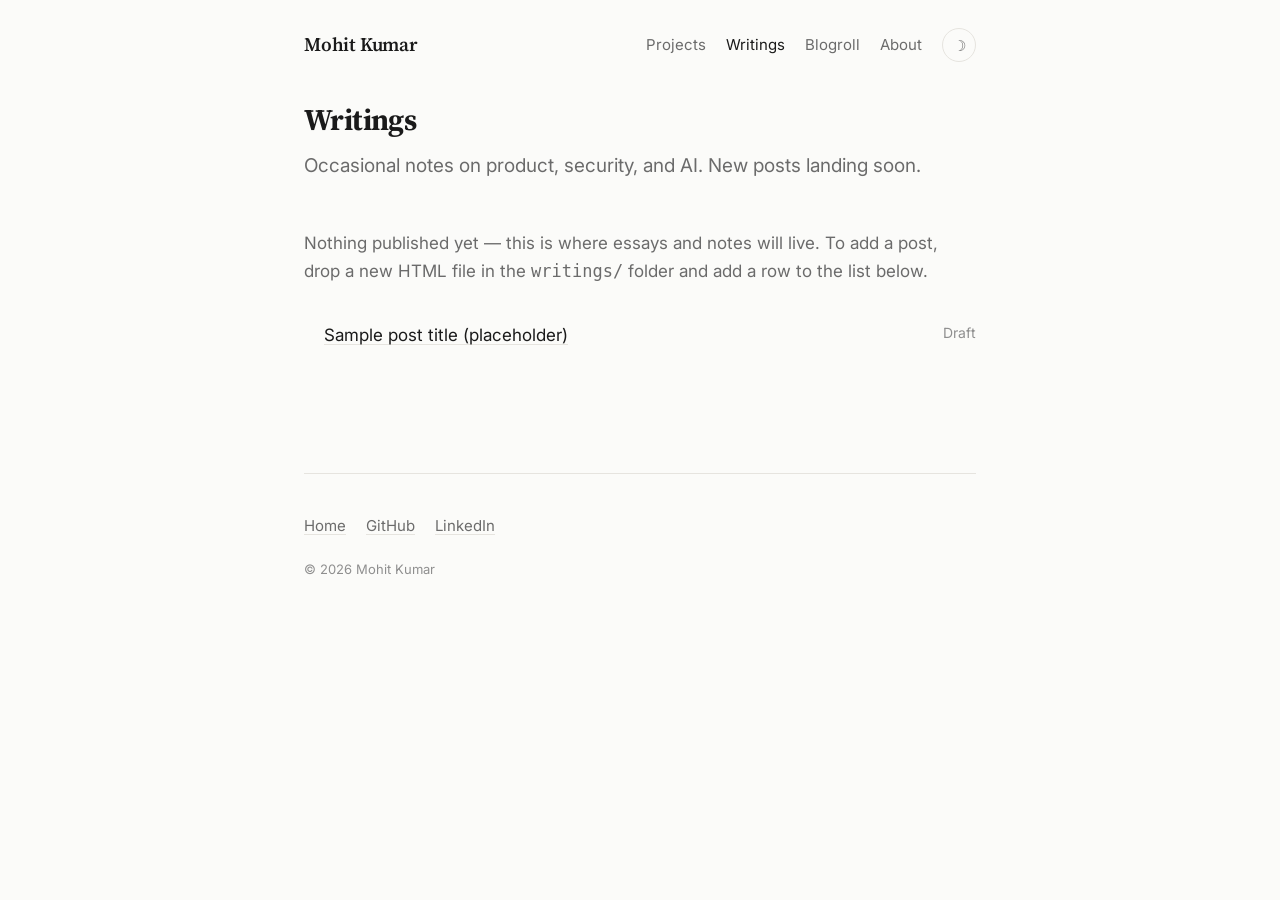
<file: writings/index.html>
<!DOCTYPE html>
<html lang="en" data-theme="light">
<head>
  <meta charset="UTF-8" />
  <meta name="viewport" content="width=device-width, initial-scale=1.0" />
  <link rel="preconnect" href="https://fonts.googleapis.com" />
  <link rel="preconnect" href="https://fonts.gstatic.com" crossorigin />
  <link rel="stylesheet" href="https://fonts.googleapis.com/css2?family=Inter:wght@400;500;600&family=Source+Serif+4:opsz,wght@8..60,400;8..60,600&display=swap" />
  <title>Writings — Mohit Kumar</title>
  <meta name="description" content="Notes and essays on product, security, and AI by Mohit Kumar." />
  <link rel="icon" href="../assets/img/favicon.svg" type="image/svg+xml" />
  <link rel="stylesheet" href="../css/styles.css" />
</head>
<body>
  <div class="wrap">
    <nav class="site-nav">
      <a href="../index.html" class="brand">Mohit Kumar</a>
      <div class="nav-links">
        <a href="../index.html#projects">Projects</a>
        <a href="../writings/index.html">Writings</a>
        <a href="../blogroll.html">Blogroll</a>
        <a href="../about.html">About</a>
        <button class="theme-toggle" aria-label="Toggle theme">&#9789;</button>
      </div>
    </nav>

    <header class="page-head">
      <h1>Writings</h1>
      <p class="summary">Occasional notes on product, security, and AI. New posts landing soon.</p>
    </header>

    <section class="prose">
      <p style="color:var(--muted);">Nothing published yet — this is where essays and notes will live.
      To add a post, drop a new HTML file in the <code>writings/</code> folder and add a row to the list below.</p>

      <!-- POST LIST: duplicate a <li> per post -->
      <ul class="teasers" style="margin-top:24px;">
        <li>
          <a class="t-title" href="#">Sample post title (placeholder)</a>
          <span class="t-meta">Draft</span>
        </li>
      </ul>
    </section>

    <footer class="site-footer">
      <div class="links">
        <a class="u" href="../index.html">Home</a>
        <a class="u" href="https://github.com/kumarM6" target="_blank" rel="noopener">GitHub</a>
        <a class="u" href="https://www.linkedin.com/in/mohit1513/" target="_blank" rel="noopener">LinkedIn</a>
      </div>
      <p class="copy">&copy; <span id="year">2026</span> Mohit Kumar</p>
    </footer>
  </div>
  <script src="../js/main.js"></script>
  <script>document.getElementById('year').textContent=new Date().getFullYear();</script>
</body>
</html>
</file>
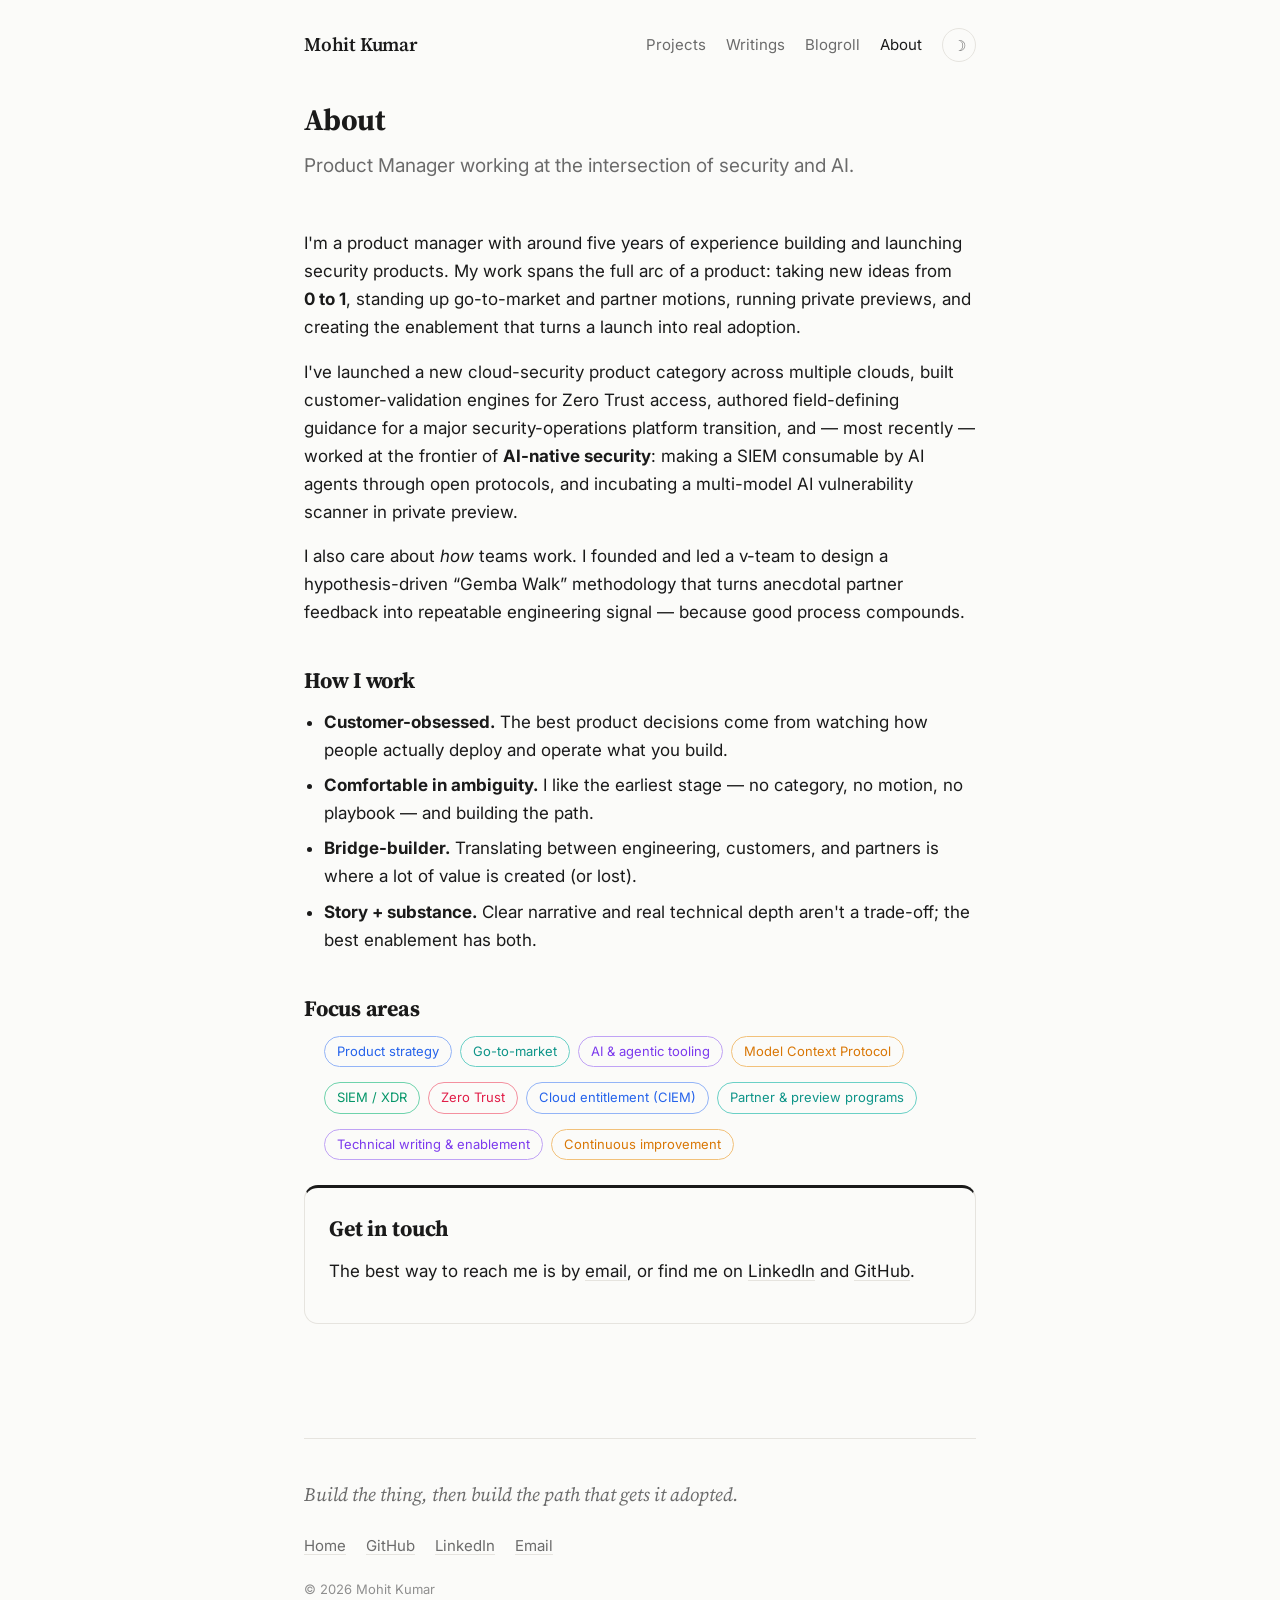
<file: about.html>
<!DOCTYPE html>
<html lang="en" data-theme="light">
<head>
  <meta charset="UTF-8" />
  <meta name="viewport" content="width=device-width, initial-scale=1.0" />
  <link rel="preconnect" href="https://fonts.googleapis.com" />
  <link rel="preconnect" href="https://fonts.gstatic.com" crossorigin />
  <link rel="stylesheet" href="https://fonts.googleapis.com/css2?family=Inter:wght@400;500;600&family=Source+Serif+4:opsz,wght@8..60,400;8..60,600&display=swap" />
  <title>About — Mohit Kumar</title>
  <meta name="description" content="About Mohit Kumar — Product Manager in security and AI." />
  <link rel="icon" href="assets/img/favicon.svg" type="image/svg+xml" />
  <link rel="stylesheet" href="css/styles.css" />
</head>
<body>
  <div class="wrap">
    <nav class="site-nav">
      <a href="index.html" class="brand">Mohit Kumar</a>
      <div class="nav-links">
        <a href="index.html#projects">Projects</a>
        <a href="writings/index.html">Writings</a>
        <a href="blogroll.html">Blogroll</a>
        <a href="about.html">About</a>
        <button class="theme-toggle" aria-label="Toggle theme">&#9789;</button>
      </div>
    </nav>

    <header class="page-head">
      <h1>About</h1>
      <p class="summary">Product Manager working at the intersection of security and AI.</p>
    </header>

    <section class="prose">
      <p>I'm a product manager with around five years of experience building and launching security products. My work spans the full arc of a product: taking new ideas from <strong>0&nbsp;to&nbsp;1</strong>, standing up go-to-market and partner motions, running private previews, and creating the enablement that turns a launch into real adoption.</p>

      <p>I've launched a new cloud-security product category across multiple clouds, built customer-validation engines for Zero Trust access, authored field-defining guidance for a major security-operations platform transition, and — most recently — worked at the frontier of <strong>AI-native security</strong>: making a SIEM consumable by AI agents through open protocols, and incubating a multi-model AI vulnerability scanner in private preview.</p>

      <p>I also care about <em>how</em> teams work. I founded and led a v-team to design a hypothesis-driven &ldquo;Gemba Walk&rdquo; methodology that turns anecdotal partner feedback into repeatable engineering signal — because good process compounds.</p>

      <h2>How I work</h2>
      <ul>
        <li><strong>Customer-obsessed.</strong> The best product decisions come from watching how people actually deploy and operate what you build.</li>
        <li><strong>Comfortable in ambiguity.</strong> I like the earliest stage — no category, no motion, no playbook — and building the path.</li>
        <li><strong>Bridge-builder.</strong> Translating between engineering, customers, and partners is where a lot of value is created (or lost).</li>
        <li><strong>Story + substance.</strong> Clear narrative and real technical depth aren't a trade-off; the best enablement has both.</li>
      </ul>

      <h2>Focus areas</h2>
      <ul class="tags chips-rainbow">
        <li>Product strategy</li><li>Go-to-market</li><li>AI &amp; agentic tooling</li><li>Model Context Protocol</li>
        <li>SIEM / XDR</li><li>Zero Trust</li><li>Cloud entitlement (CIEM)</li><li>Partner &amp; preview programs</li>
        <li>Technical writing &amp; enablement</li><li>Continuous improvement</li>
      </ul>

      <div class="frame contact">
      <h2>Get in touch</h2>
      <p>The best way to reach me is by <a class="u" href="mailto:kmohit1513@gmail.com">email</a>, or find me on
        <a class="u" href="https://www.linkedin.com/in/mohit1513/" target="_blank" rel="noopener">LinkedIn</a> and
        <a class="u" href="https://github.com/kumarM6" target="_blank" rel="noopener">GitHub</a>.</p>
      </div>
    </section>

    <footer class="site-footer">
      <p class="q">Build the thing, then build the path that gets it adopted.</p>
      <div class="links">
        <a class="u" href="index.html">Home</a>
        <a class="u" href="https://github.com/kumarM6" target="_blank" rel="noopener">GitHub</a>
        <a class="u" href="https://www.linkedin.com/in/mohit1513/" target="_blank" rel="noopener">LinkedIn</a>
        <a class="u" href="mailto:kmohit1513@gmail.com">Email</a>
      </div>
      <p class="copy">&copy; <span id="year">2026</span> Mohit Kumar</p>
    </footer>
  </div>
  <script src="js/main.js"></script>
  <script>document.getElementById('year').textContent=new Date().getFullYear();</script>
</body>
</html>
</file>
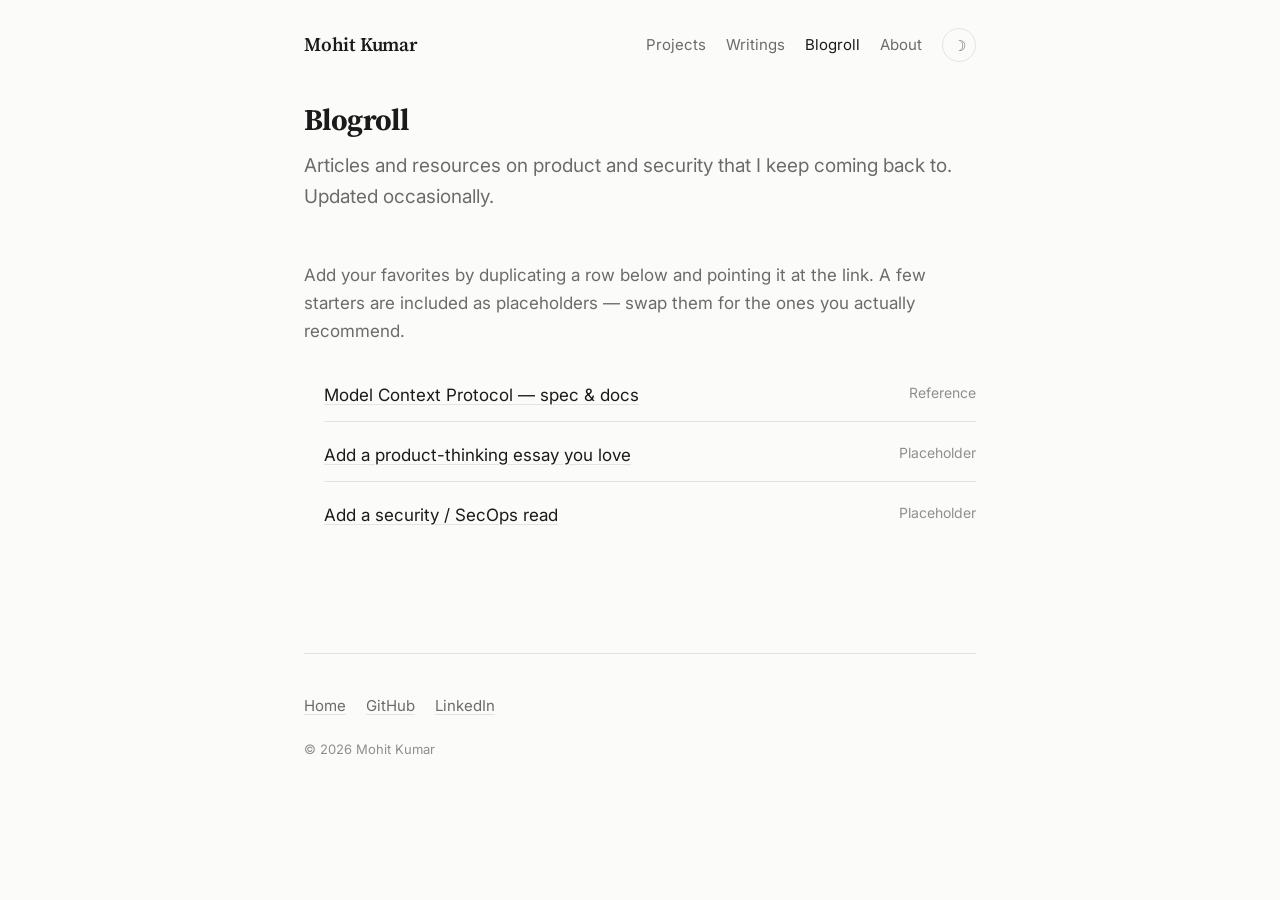
<file: blogroll.html>
<!DOCTYPE html>
<html lang="en" data-theme="light">
<head>
  <meta charset="UTF-8" />
  <meta name="viewport" content="width=device-width, initial-scale=1.0" />
  <link rel="preconnect" href="https://fonts.googleapis.com" />
  <link rel="preconnect" href="https://fonts.gstatic.com" crossorigin />
  <link rel="stylesheet" href="https://fonts.googleapis.com/css2?family=Inter:wght@400;500;600&family=Source+Serif+4:opsz,wght@8..60,400;8..60,600&display=swap" />
  <title>Blogroll — Mohit Kumar</title>
  <meta name="description" content="A few things worth reading on product, security, and AI." />
  <link rel="icon" href="assets/img/favicon.svg" type="image/svg+xml" />
  <link rel="stylesheet" href="css/styles.css" />
</head>
<body>
  <div class="wrap">
    <nav class="site-nav">
      <a href="index.html" class="brand">Mohit Kumar</a>
      <div class="nav-links">
        <a href="index.html#projects">Projects</a>
        <a href="writings/index.html">Writings</a>
        <a href="blogroll.html">Blogroll</a>
        <a href="about.html">About</a>
        <button class="theme-toggle" aria-label="Toggle theme">&#9789;</button>
      </div>
    </nav>

    <header class="page-head">
      <h1>Blogroll</h1>
      <p class="summary">Articles and resources on product and security that I keep coming back to. Updated occasionally.</p>
    </header>

    <section class="prose">
      <p style="color:var(--muted);">Add your favorites by duplicating a row below and pointing it at the link.
      A few starters are included as placeholders — swap them for the ones you actually recommend.</p>

      <ul class="teasers" style="margin-top:24px;">
        <li>
          <a class="t-title" href="https://modelcontextprotocol.io/" target="_blank" rel="noopener">Model Context Protocol — spec &amp; docs</a>
          <span class="t-meta">Reference</span>
        </li>
        <li>
          <a class="t-title" href="#" target="_blank" rel="noopener">Add a product-thinking essay you love</a>
          <span class="t-meta">Placeholder</span>
        </li>
        <li>
          <a class="t-title" href="#" target="_blank" rel="noopener">Add a security / SecOps read</a>
          <span class="t-meta">Placeholder</span>
        </li>
      </ul>
    </section>

    <footer class="site-footer">
      <div class="links">
        <a class="u" href="index.html">Home</a>
        <a class="u" href="https://github.com/kumarM6" target="_blank" rel="noopener">GitHub</a>
        <a class="u" href="https://www.linkedin.com/in/mohit1513/" target="_blank" rel="noopener">LinkedIn</a>
      </div>
      <p class="copy">&copy; <span id="year">2026</span> Mohit Kumar</p>
    </footer>
  </div>
  <script src="js/main.js"></script>
  <script>document.getElementById('year').textContent=new Date().getFullYear();</script>
</body>
</html>
</file>
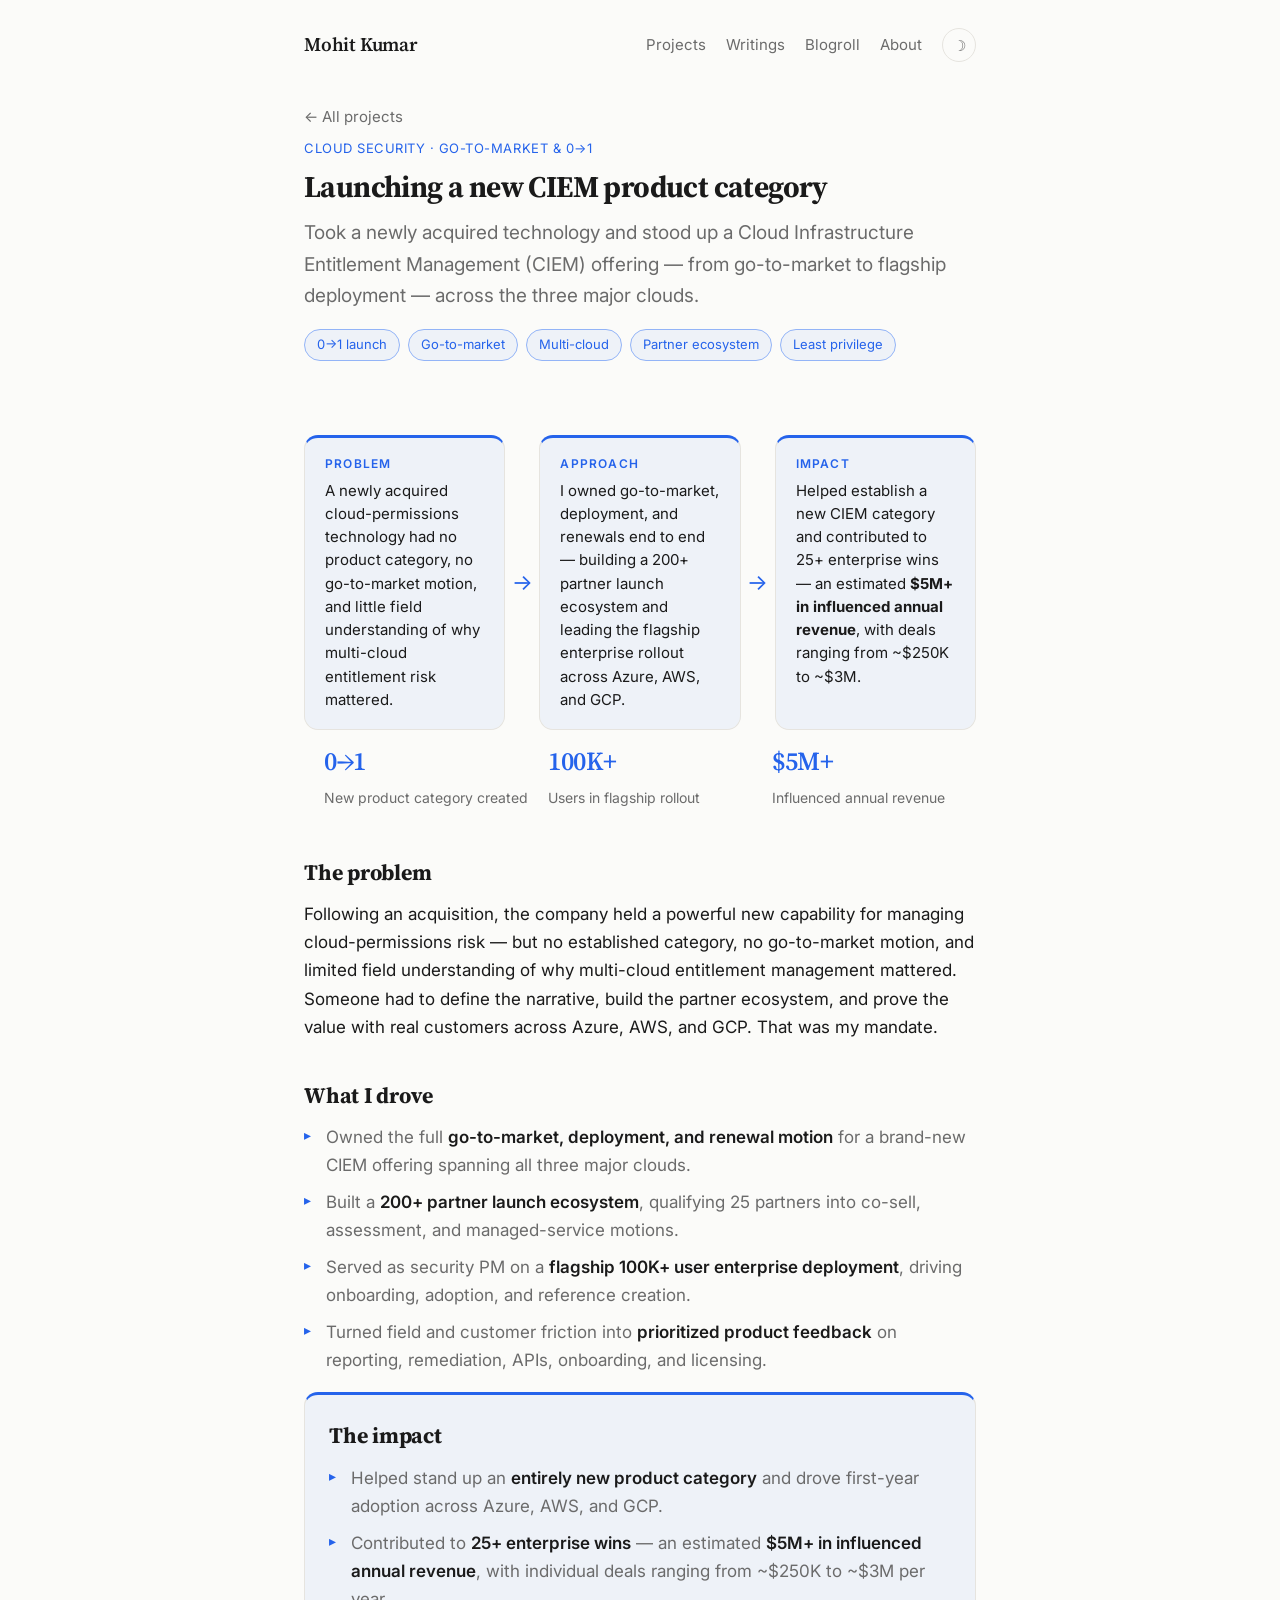
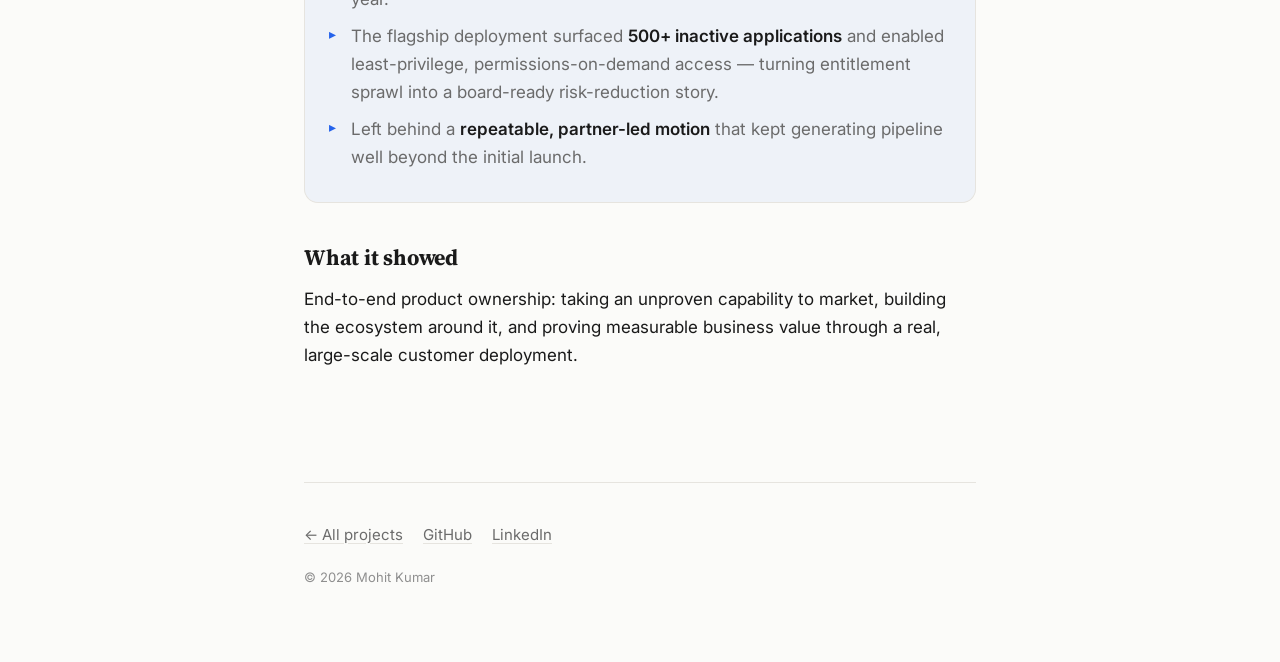
<file: projects/epm.html>
<!DOCTYPE html>
<html lang="en" data-theme="light">
<head>
  <meta charset="UTF-8" />
  <meta name="viewport" content="width=device-width, initial-scale=1.0" />
  <link rel="preconnect" href="https://fonts.googleapis.com" />
  <link rel="preconnect" href="https://fonts.gstatic.com" crossorigin />
  <link rel="stylesheet" href="https://fonts.googleapis.com/css2?family=Inter:wght@400;500;600&family=Source+Serif+4:opsz,wght@8..60,400;8..60,600&display=swap" />
  <title>Launching a new CIEM category — Mohit Kumar</title>
  <meta name="description" content="Leading the 0 to 1 launch of a Cloud Infrastructure Entitlement Management product across Azure, AWS and GCP." />
  <link rel="icon" href="../assets/img/favicon.svg" type="image/svg+xml" />
  <link rel="stylesheet" href="../css/styles.css" />
</head>
<body>
  <div class="wrap accent-scope p-blue">
    <nav class="site-nav">
      <a href="../index.html" class="brand">Mohit Kumar</a>
      <div class="nav-links">
        <a href="../index.html#projects">Projects</a>
        <a href="../writings/index.html">Writings</a>
        <a href="../blogroll.html">Blogroll</a>
        <a href="../about.html">About</a>
        <button class="theme-toggle" aria-label="Toggle theme">&#9789;</button>
      </div>
    </nav>

    <header class="page-head">
      <a class="back" href="../index.html#projects">&larr; All projects</a>
      <div class="proj-meta">Cloud Security · Go-to-market &amp; 0&rarr;1</div>
      <h1>Launching a new CIEM product category</h1>
      <p class="summary">Took a newly acquired technology and stood up a Cloud Infrastructure Entitlement Management (CIEM) offering — from go-to-market to flagship deployment — across the three major clouds.</p>
      <ul class="tags">
        <li>0&rarr;1 launch</li><li>Go-to-market</li><li>Multi-cloud</li><li>Partner ecosystem</li><li>Least privilege</li>
      </ul>
    </header>

    <section class="prose">
      <div class="flow">
        <div class="flow-step">
          <span class="flow-label">Problem</span>
          <p>A newly acquired cloud-permissions technology had no product category, no go-to-market motion, and little field understanding of why multi-cloud entitlement risk mattered.</p>
        </div>
        <div class="flow-arrow" aria-hidden="true">&rarr;</div>
        <div class="flow-step">
          <span class="flow-label">Approach</span>
          <p>I owned go-to-market, deployment, and renewals end to end &mdash; building a 200+ partner launch ecosystem and leading the flagship enterprise rollout across Azure, AWS, and GCP.</p>
        </div>
        <div class="flow-arrow" aria-hidden="true">&rarr;</div>
        <div class="flow-step">
          <span class="flow-label">Impact</span>
          <p>Helped establish a new CIEM category and contributed to 25+ enterprise wins &mdash; an estimated <strong>$5M+ in influenced annual revenue</strong>, with deals ranging from ~$250K to ~$3M.</p>
        </div>
      </div>

      <ul class="stats">
        <li><span class="n">0&rarr;1</span><span class="l">New product category created</span></li>
        <li><span class="n">100K+</span><span class="l">Users in flagship rollout</span></li>
        <li><span class="n">$5M+</span><span class="l">Influenced annual revenue</span></li>
      </ul>

      <h2>The problem</h2>
      <p>Following an acquisition, the company held a powerful new capability for managing cloud-permissions risk — but no established category, no go-to-market motion, and limited field understanding of why multi-cloud entitlement management mattered. Someone had to define the narrative, build the partner ecosystem, and prove the value with real customers across Azure, AWS, and GCP. That was my mandate.</p>

      <h2>What I drove</h2>
      <ul class="pointers">
        <li>Owned the full <strong>go-to-market, deployment, and renewal motion</strong> for a brand-new CIEM offering spanning all three major clouds.</li>
        <li>Built a <strong>200+ partner launch ecosystem</strong>, qualifying 25 partners into co-sell, assessment, and managed-service motions.</li>
        <li>Served as security PM on a <strong>flagship 100K+ user enterprise deployment</strong>, driving onboarding, adoption, and reference creation.</li>
        <li>Turned field and customer friction into <strong>prioritized product feedback</strong> on reporting, remediation, APIs, onboarding, and licensing.</li>
      </ul>

      <div class="frame">
      <h2>The impact</h2>
      <ul class="pointers">
        <li>Helped stand up an <strong>entirely new product category</strong> and drove first-year adoption across Azure, AWS, and GCP.</li>
        <li>Contributed to <strong>25+ enterprise wins</strong> — an estimated <strong>$5M+ in influenced annual revenue</strong>, with individual deals ranging from ~$250K to ~$3M per year.</li>
        <li>The flagship deployment surfaced <strong>500+ inactive applications</strong> and enabled least-privilege, permissions-on-demand access — turning entitlement sprawl into a board-ready risk-reduction story.</li>
        <li>Left behind a <strong>repeatable, partner-led motion</strong> that kept generating pipeline well beyond the initial launch.</li>
      </ul>
      </div>

      <h2>What it showed</h2>
      <p>End-to-end product ownership: taking an unproven capability to market, building the ecosystem around it, and proving measurable business value through a real, large-scale customer deployment.</p>
    </section>

    <footer class="site-footer">
      <div class="links">
        <a class="u" href="../index.html#projects">&larr; All projects</a>
        <a class="u" href="https://github.com/kumarM6" target="_blank" rel="noopener">GitHub</a>
        <a class="u" href="https://www.linkedin.com/in/mohit1513/" target="_blank" rel="noopener">LinkedIn</a>
      </div>
      <p class="copy">&copy; <span id="year">2026</span> Mohit Kumar</p>
    </footer>
  </div>
  <script src="../js/main.js"></script>
  <script>document.getElementById('year').textContent=new Date().getFullYear();</script>
</body>
</html>
</file>
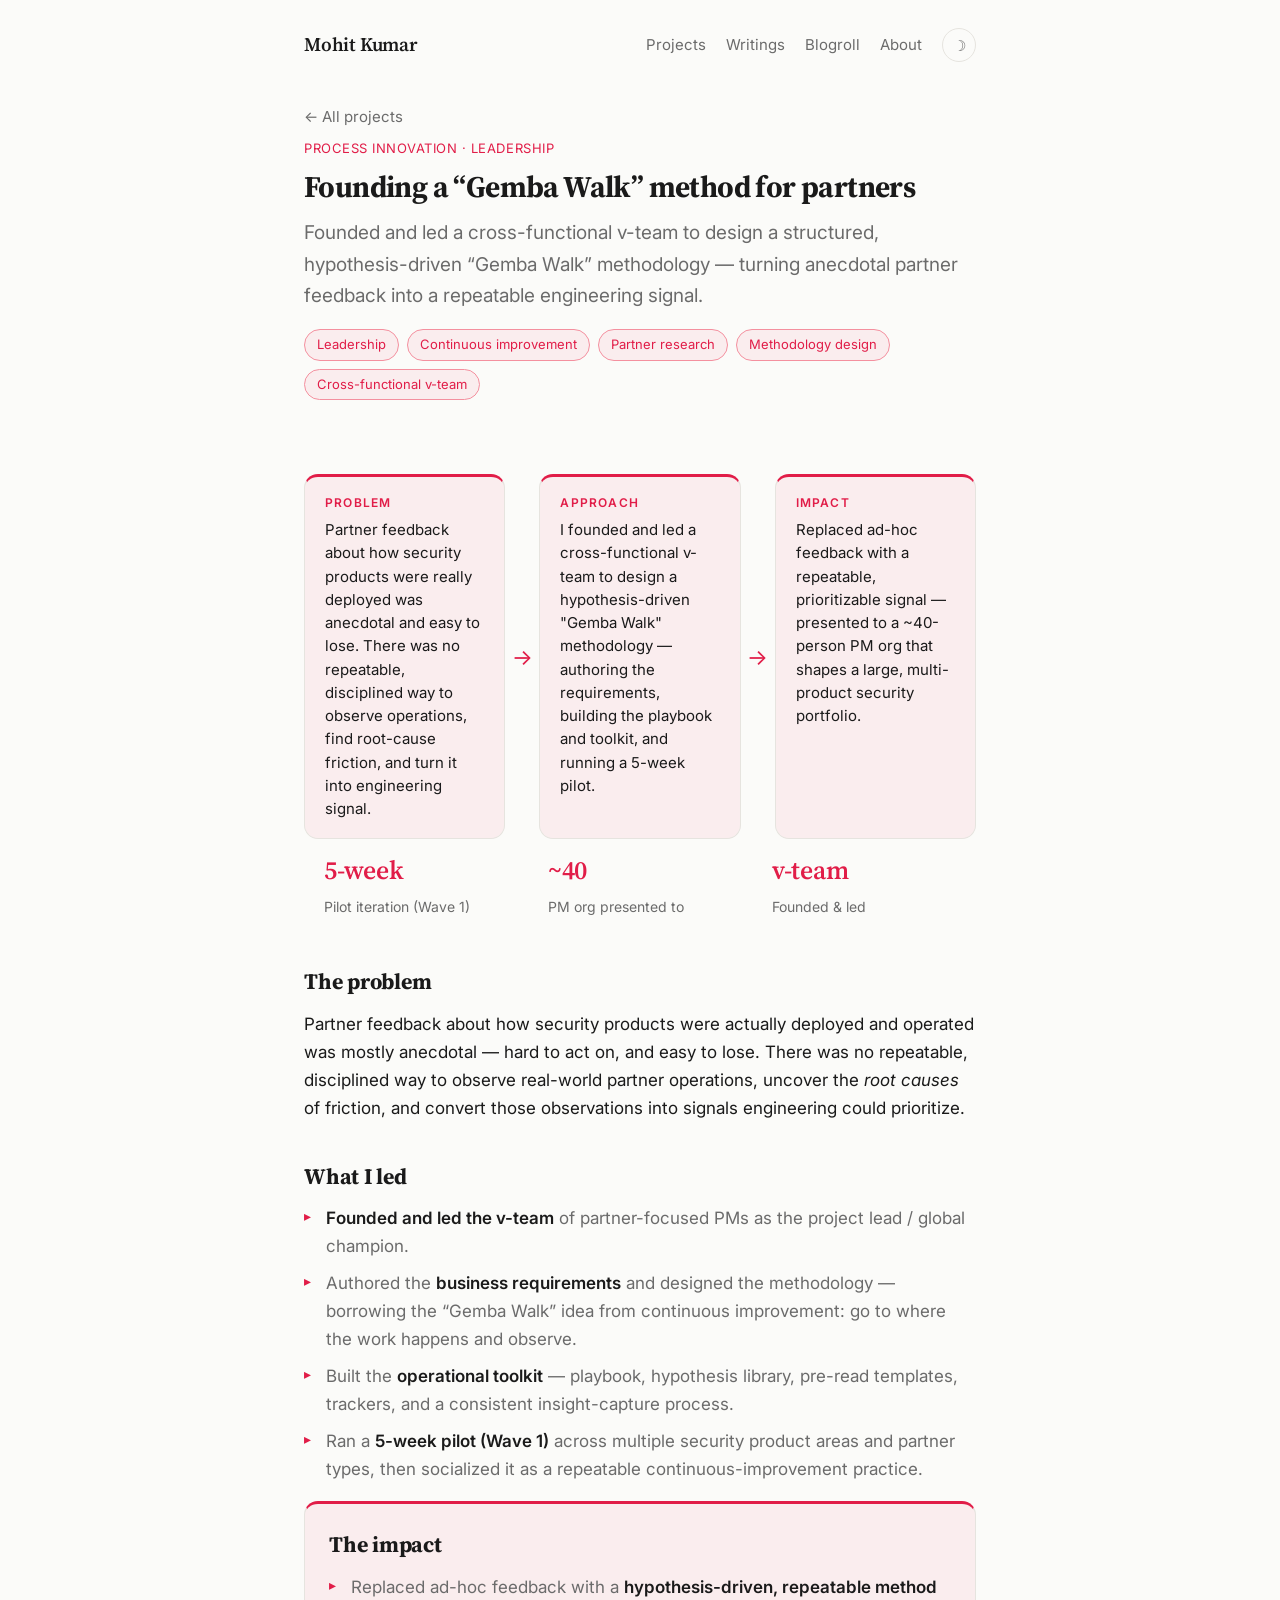
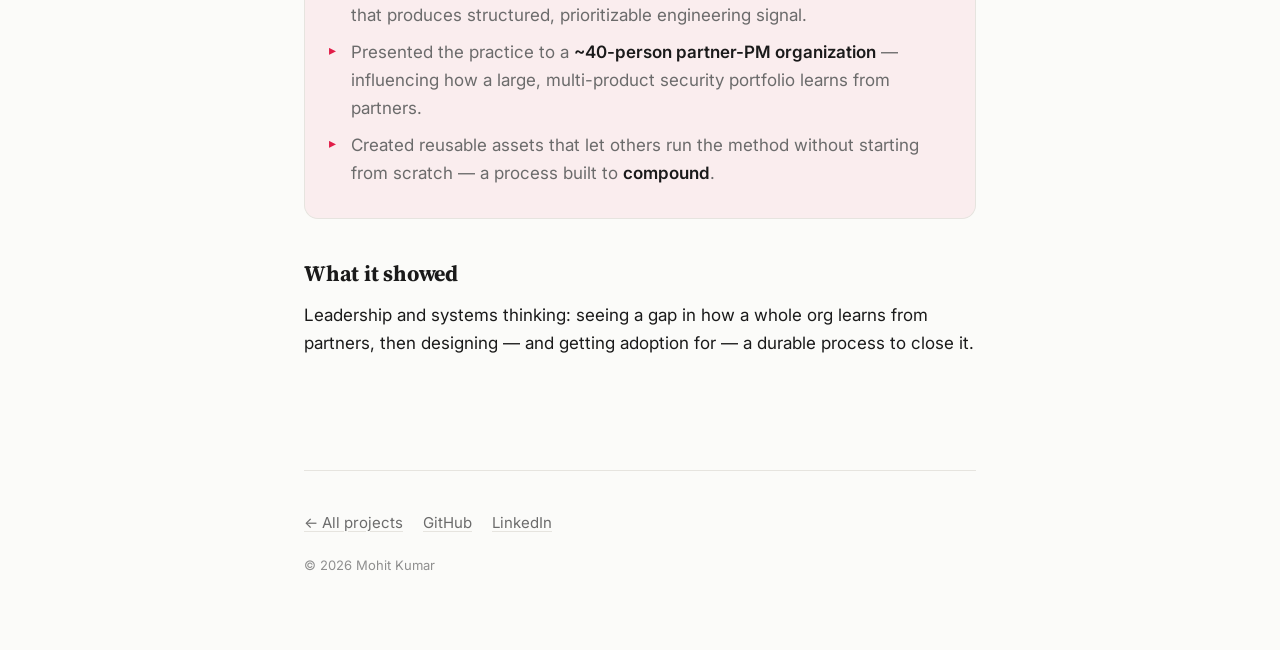
<file: projects/gemba-walk.html>
<!DOCTYPE html>
<html lang="en" data-theme="light">
<head>
  <meta charset="UTF-8" />
  <meta name="viewport" content="width=device-width, initial-scale=1.0" />
  <link rel="preconnect" href="https://fonts.googleapis.com" />
  <link rel="preconnect" href="https://fonts.gstatic.com" crossorigin />
  <link rel="stylesheet" href="https://fonts.googleapis.com/css2?family=Inter:wght@400;500;600&family=Source+Serif+4:opsz,wght@8..60,400;8..60,600&display=swap" />
  <title>Founding a "Gemba Walk" method for partners — Mohit Kumar</title>
  <meta name="description" content="Founding and leading a v-team to design a hypothesis-driven partner research methodology." />
  <link rel="icon" href="../assets/img/favicon.svg" type="image/svg+xml" />
  <link rel="stylesheet" href="../css/styles.css" />
</head>
<body>
  <div class="wrap accent-scope p-rose">
    <nav class="site-nav">
      <a href="../index.html" class="brand">Mohit Kumar</a>
      <div class="nav-links">
        <a href="../index.html#projects">Projects</a>
        <a href="../writings/index.html">Writings</a>
        <a href="../blogroll.html">Blogroll</a>
        <a href="../about.html">About</a>
        <button class="theme-toggle" aria-label="Toggle theme">&#9789;</button>
      </div>
    </nav>

    <header class="page-head">
      <a class="back" href="../index.html#projects">&larr; All projects</a>
      <div class="proj-meta">Process Innovation · Leadership</div>
      <h1>Founding a &ldquo;Gemba Walk&rdquo; method for partners</h1>
      <p class="summary">Founded and led a cross-functional v-team to design a structured, hypothesis-driven &ldquo;Gemba Walk&rdquo; methodology — turning anecdotal partner feedback into a repeatable engineering signal.</p>
      <ul class="tags">
        <li>Leadership</li><li>Continuous improvement</li><li>Partner research</li><li>Methodology design</li><li>Cross-functional v-team</li>
      </ul>
    </header>

    <section class="prose">
      <div class="flow">
        <div class="flow-step">
          <span class="flow-label">Problem</span>
          <p>Partner feedback about how security products were really deployed was anecdotal and easy to lose. There was no repeatable, disciplined way to observe operations, find root-cause friction, and turn it into engineering signal.</p>
        </div>
        <div class="flow-arrow" aria-hidden="true">&rarr;</div>
        <div class="flow-step">
          <span class="flow-label">Approach</span>
          <p>I founded and led a cross-functional v-team to design a hypothesis-driven "Gemba Walk" methodology — authoring the requirements, building the playbook and toolkit, and running a 5-week pilot.</p>
        </div>
        <div class="flow-arrow" aria-hidden="true">&rarr;</div>
        <div class="flow-step">
          <span class="flow-label">Impact</span>
          <p>Replaced ad-hoc feedback with a repeatable, prioritizable signal — presented to a ~40-person PM org that shapes a large, multi-product security portfolio.</p>
        </div>
      </div>

      <ul class="stats">
        <li><span class="n">5-week</span><span class="l">Pilot iteration (Wave 1)</span></li>
        <li><span class="n">~40</span><span class="l">PM org presented to</span></li>
        <li><span class="n">v-team</span><span class="l">Founded &amp; led</span></li>
      </ul>

      <h2>The problem</h2>
      <p>Partner feedback about how security products were actually deployed and operated was mostly anecdotal — hard to act on, and easy to lose. There was no repeatable, disciplined way to observe real-world partner operations, uncover the <em>root causes</em> of friction, and convert those observations into signals engineering could prioritize.</p>

      <h2>What I led</h2>
      <ul class="pointers">
        <li><strong>Founded and led the v-team</strong> of partner-focused PMs as the project lead / global champion.</li>
        <li>Authored the <strong>business requirements</strong> and designed the methodology — borrowing the &ldquo;Gemba Walk&rdquo; idea from continuous improvement: go to where the work happens and observe.</li>
        <li>Built the <strong>operational toolkit</strong> — playbook, hypothesis library, pre-read templates, trackers, and a consistent insight-capture process.</li>
        <li>Ran a <strong>5-week pilot (Wave 1)</strong> across multiple security product areas and partner types, then socialized it as a repeatable continuous-improvement practice.</li>
      </ul>

      <div class="frame">
      <h2>The impact</h2>
      <ul class="pointers">
        <li>Replaced ad-hoc feedback with a <strong>hypothesis-driven, repeatable method</strong> that produces structured, prioritizable engineering signal.</li>
        <li>Presented the practice to a <strong>~40-person partner-PM organization</strong> — influencing how a large, multi-product security portfolio learns from partners.</li>
        <li>Created reusable assets that let others run the method without starting from scratch — a process built to <strong>compound</strong>.</li>
      </ul>
      </div>

      <h2>What it showed</h2>
      <p>Leadership and systems thinking: seeing a gap in how a whole org learns from partners, then designing — and getting adoption for — a durable process to close it.</p>
    </section>

    <footer class="site-footer">
      <div class="links">
        <a class="u" href="../index.html#projects">&larr; All projects</a>
        <a class="u" href="https://github.com/kumarM6" target="_blank" rel="noopener">GitHub</a>
        <a class="u" href="https://www.linkedin.com/in/mohit1513/" target="_blank" rel="noopener">LinkedIn</a>
      </div>
      <p class="copy">&copy; <span id="year">2026</span> Mohit Kumar</p>
    </footer>
  </div>
  <script src="../js/main.js"></script>
  <script>document.getElementById('year').textContent=new Date().getFullYear();</script>
</body>
</html>
</file>
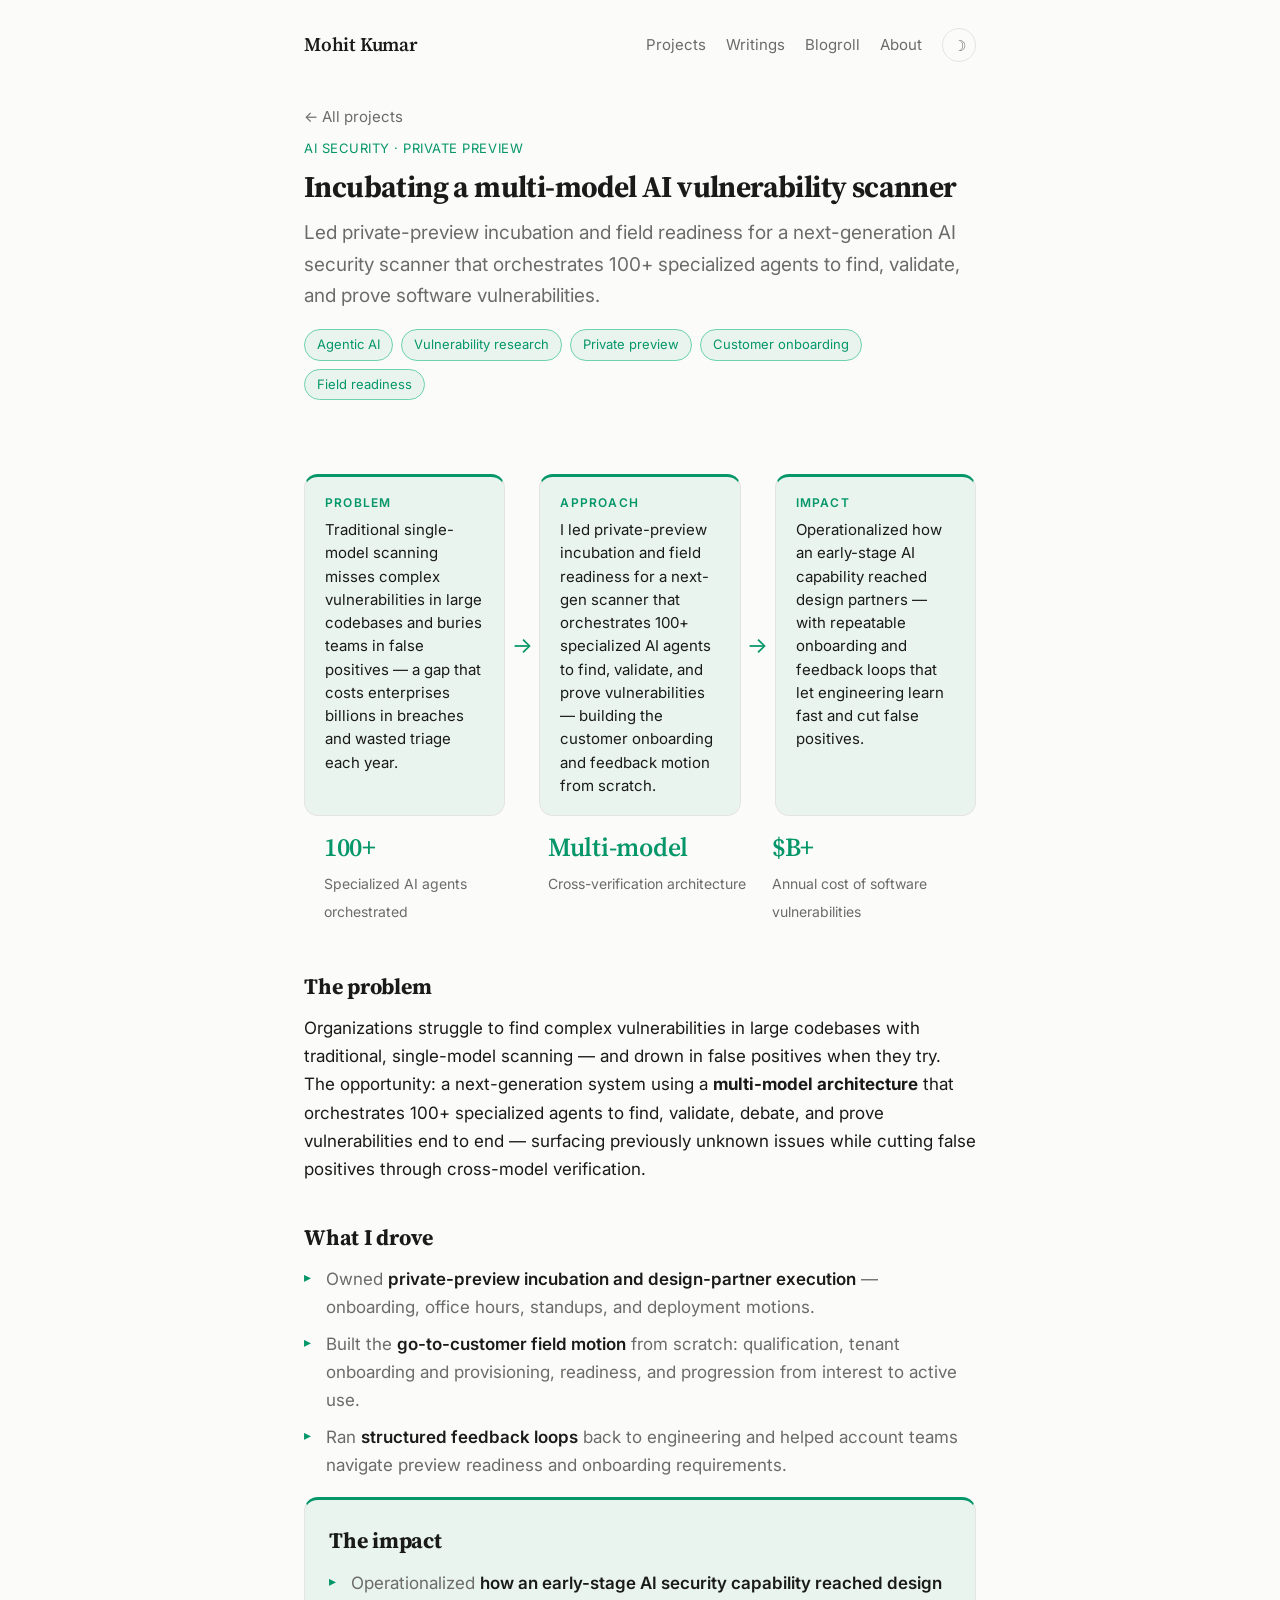
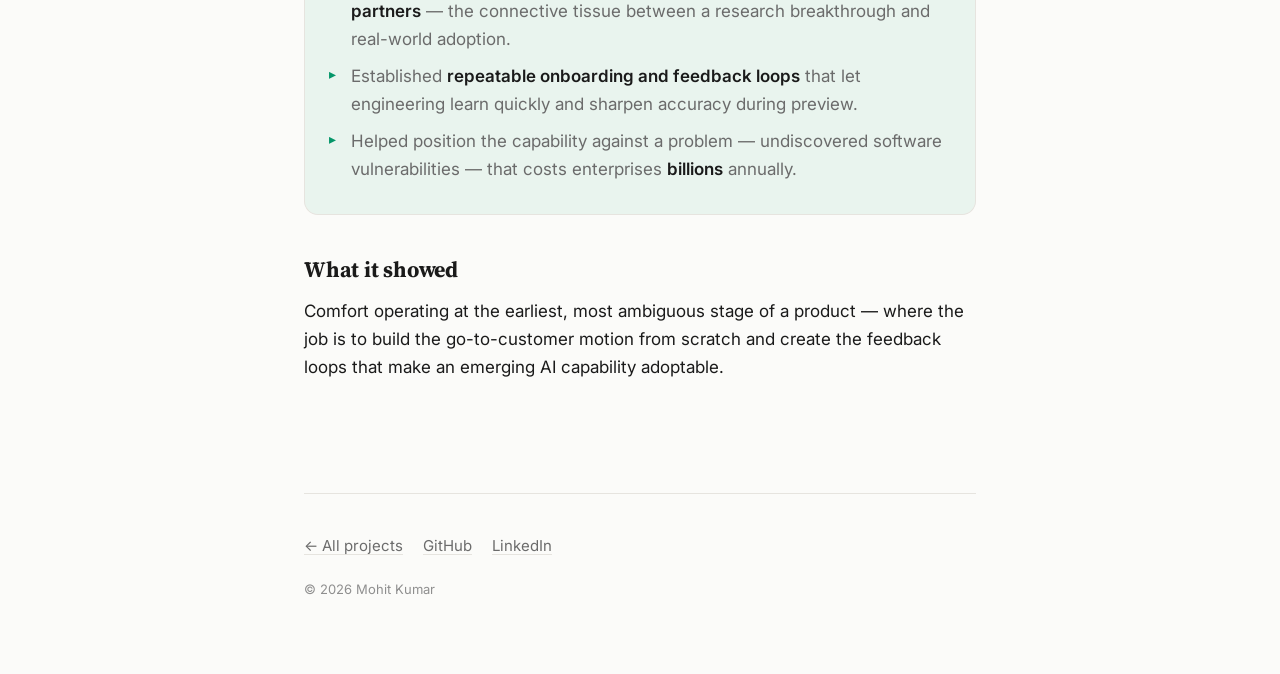
<file: projects/mdash.html>
<!DOCTYPE html>
<html lang="en" data-theme="light">
<head>
  <meta charset="UTF-8" />
  <meta name="viewport" content="width=device-width, initial-scale=1.0" />
  <link rel="preconnect" href="https://fonts.googleapis.com" />
  <link rel="preconnect" href="https://fonts.gstatic.com" crossorigin />
  <link rel="stylesheet" href="https://fonts.googleapis.com/css2?family=Inter:wght@400;500;600&family=Source+Serif+4:opsz,wght@8..60,400;8..60,600&display=swap" />
  <title>Incubating a multi-model AI vulnerability scanner — Mohit Kumar</title>
  <meta name="description" content="Private-preview incubation and field readiness for a next-generation multi-model AI security scanner." />
  <link rel="icon" href="../assets/img/favicon.svg" type="image/svg+xml" />
  <link rel="stylesheet" href="../css/styles.css" />
</head>
<body>
  <div class="wrap accent-scope p-green">
    <nav class="site-nav">
      <a href="../index.html" class="brand">Mohit Kumar</a>
      <div class="nav-links">
        <a href="../index.html#projects">Projects</a>
        <a href="../writings/index.html">Writings</a>
        <a href="../blogroll.html">Blogroll</a>
        <a href="../about.html">About</a>
        <button class="theme-toggle" aria-label="Toggle theme">&#9789;</button>
      </div>
    </nav>

    <header class="page-head">
      <a class="back" href="../index.html#projects">&larr; All projects</a>
      <div class="proj-meta">AI Security · Private Preview</div>
      <h1>Incubating a multi-model AI vulnerability scanner</h1>
      <p class="summary">Led private-preview incubation and field readiness for a next-generation AI security scanner that orchestrates 100+ specialized agents to find, validate, and prove software vulnerabilities.</p>
      <ul class="tags">
        <li>Agentic AI</li><li>Vulnerability research</li><li>Private preview</li><li>Customer onboarding</li><li>Field readiness</li>
      </ul>
    </header>

    <section class="prose">
      <div class="flow">
        <div class="flow-step">
          <span class="flow-label">Problem</span>
          <p>Traditional single-model scanning misses complex vulnerabilities in large codebases and buries teams in false positives — a gap that costs enterprises billions in breaches and wasted triage each year.</p>
        </div>
        <div class="flow-arrow" aria-hidden="true">&rarr;</div>
        <div class="flow-step">
          <span class="flow-label">Approach</span>
          <p>I led private-preview incubation and field readiness for a next-gen scanner that orchestrates 100+ specialized AI agents to find, validate, and prove vulnerabilities — building the customer onboarding and feedback motion from scratch.</p>
        </div>
        <div class="flow-arrow" aria-hidden="true">&rarr;</div>
        <div class="flow-step">
          <span class="flow-label">Impact</span>
          <p>Operationalized how an early-stage AI capability reached design partners — with repeatable onboarding and feedback loops that let engineering learn fast and cut false positives.</p>
        </div>
      </div>

      <ul class="stats">
        <li><span class="n">100+</span><span class="l">Specialized AI agents orchestrated</span></li>
        <li><span class="n">Multi-model</span><span class="l">Cross-verification architecture</span></li>
        <li><span class="n">$B+</span><span class="l">Annual cost of software vulnerabilities</span></li>
      </ul>

      <h2>The problem</h2>
      <p>Organizations struggle to find complex vulnerabilities in large codebases with traditional, single-model scanning — and drown in false positives when they try. The opportunity: a next-generation system using a <strong>multi-model architecture</strong> that orchestrates 100+ specialized agents to find, validate, debate, and prove vulnerabilities end to end — surfacing previously unknown issues while cutting false positives through cross-model verification.</p>

      <h2>What I drove</h2>
      <ul class="pointers">
        <li>Owned <strong>private-preview incubation and design-partner execution</strong> — onboarding, office hours, standups, and deployment motions.</li>
        <li>Built the <strong>go-to-customer field motion</strong> from scratch: qualification, tenant onboarding and provisioning, readiness, and progression from interest to active use.</li>
        <li>Ran <strong>structured feedback loops</strong> back to engineering and helped account teams navigate preview readiness and onboarding requirements.</li>
      </ul>

      <div class="frame">
      <h2>The impact</h2>
      <ul class="pointers">
        <li>Operationalized <strong>how an early-stage AI security capability reached design partners</strong> — the connective tissue between a research breakthrough and real-world adoption.</li>
        <li>Established <strong>repeatable onboarding and feedback loops</strong> that let engineering learn quickly and sharpen accuracy during preview.</li>
        <li>Helped position the capability against a problem — undiscovered software vulnerabilities — that costs enterprises <strong>billions</strong> annually.</li>
      </ul>
      </div>

      <h2>What it showed</h2>
      <p>Comfort operating at the earliest, most ambiguous stage of a product — where the job is to build the go-to-customer motion from scratch and create the feedback loops that make an emerging AI capability adoptable.</p>
    </section>

    <footer class="site-footer">
      <div class="links">
        <a class="u" href="../index.html#projects">&larr; All projects</a>
        <a class="u" href="https://github.com/kumarM6" target="_blank" rel="noopener">GitHub</a>
        <a class="u" href="https://www.linkedin.com/in/mohit1513/" target="_blank" rel="noopener">LinkedIn</a>
      </div>
      <p class="copy">&copy; <span id="year">2026</span> Mohit Kumar</p>
    </footer>
  </div>
  <script src="../js/main.js"></script>
  <script>document.getElementById('year').textContent=new Date().getFullYear();</script>
</body>
</html>
</file>
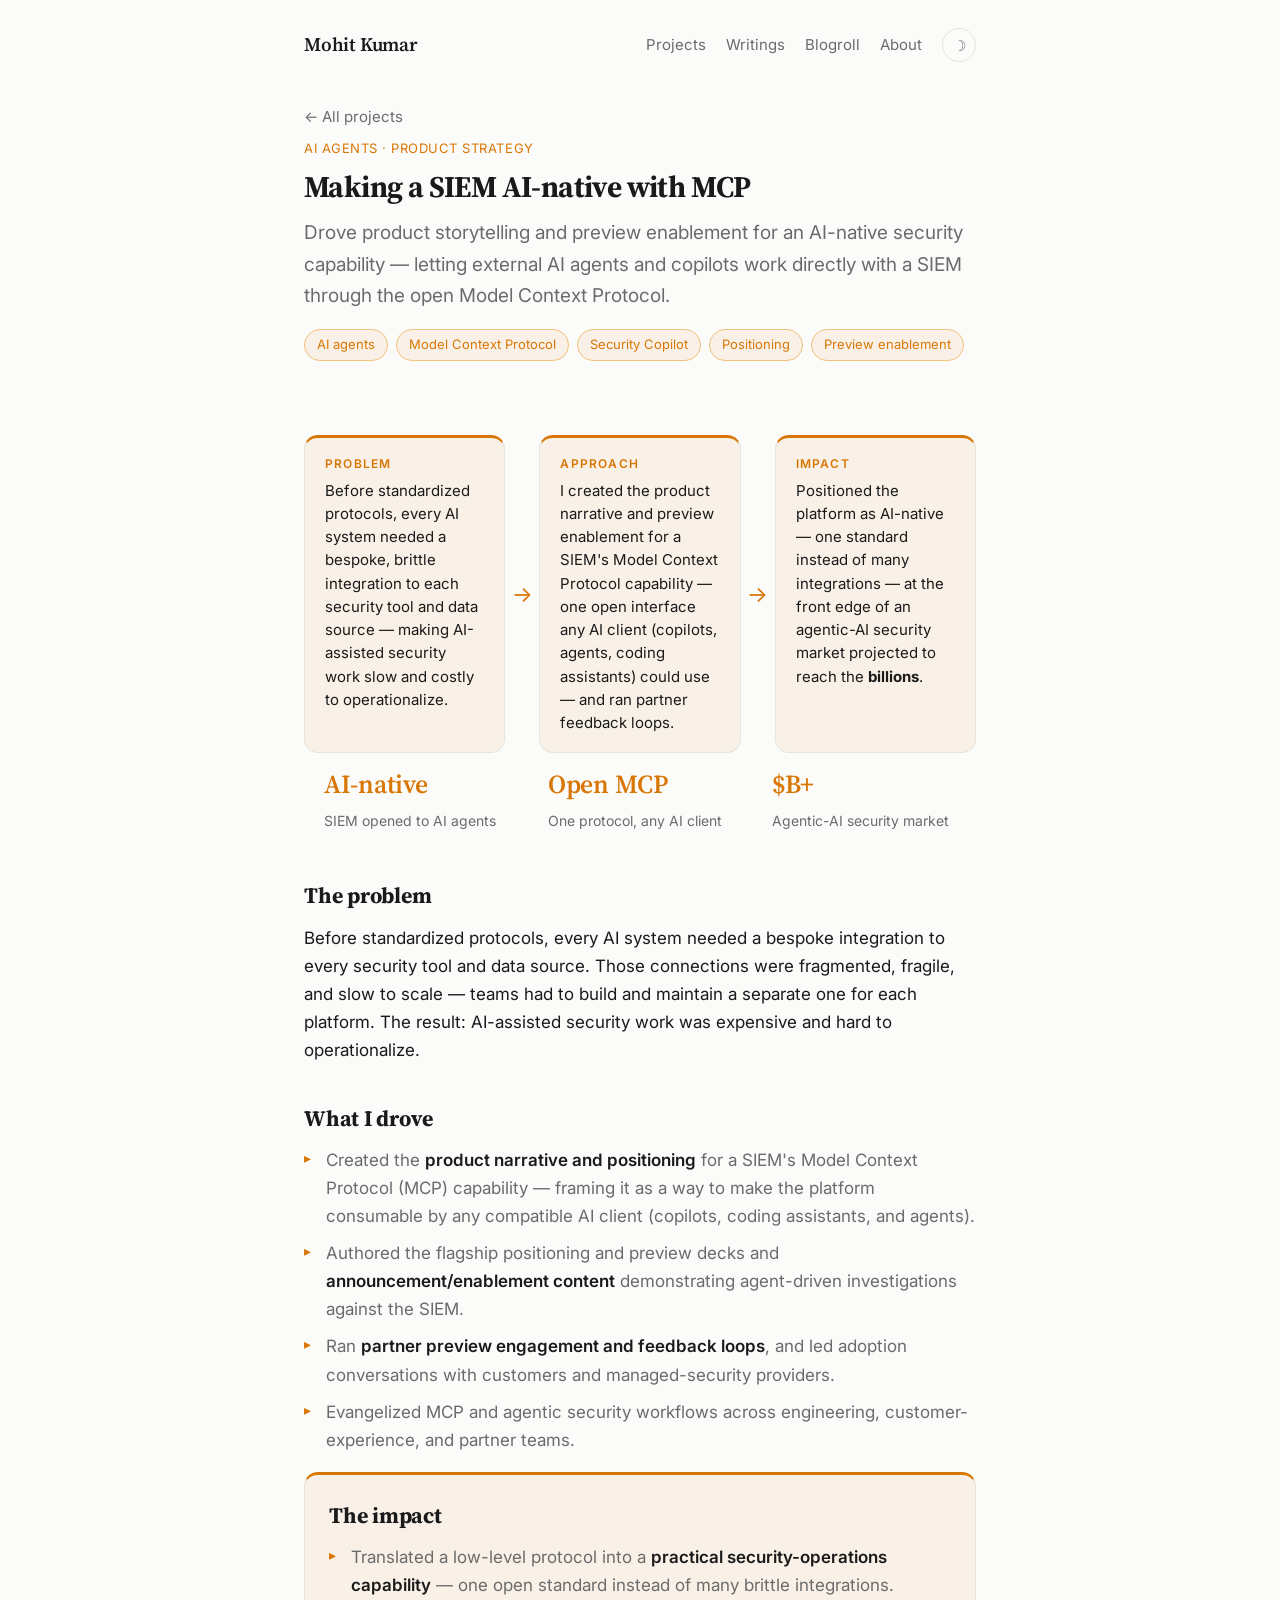
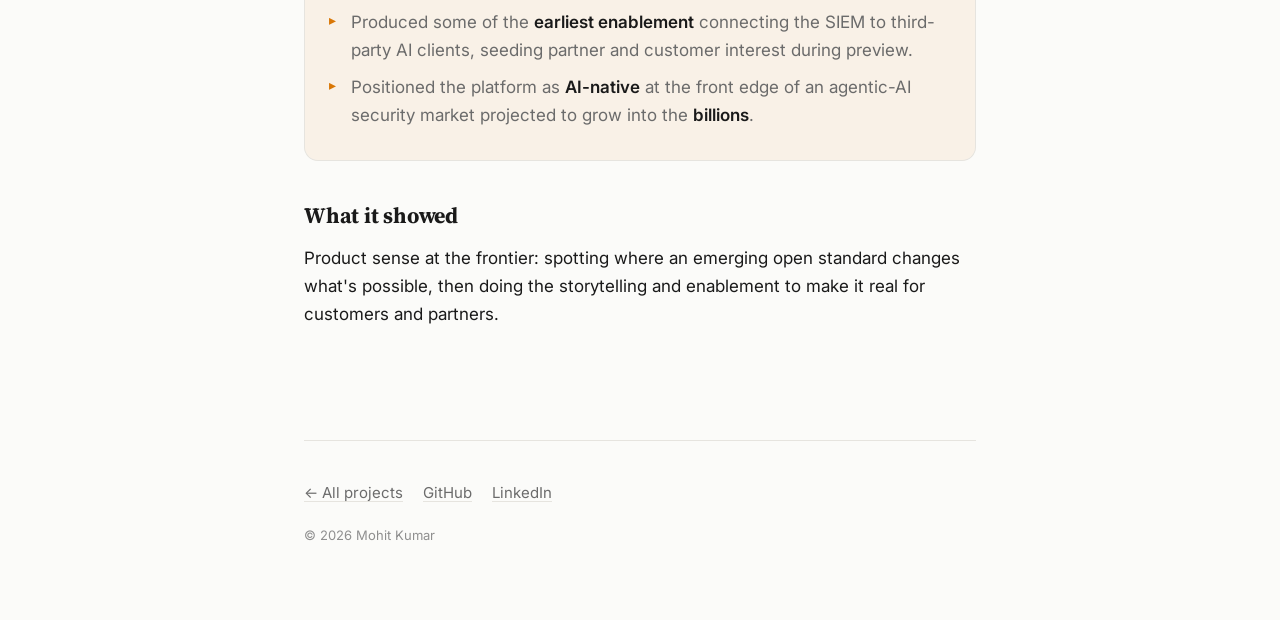
<file: projects/sentinel-mcp.html>
<!DOCTYPE html>
<html lang="en" data-theme="light">
<head>
  <meta charset="UTF-8" />
  <meta name="viewport" content="width=device-width, initial-scale=1.0" />
  <link rel="preconnect" href="https://fonts.googleapis.com" />
  <link rel="preconnect" href="https://fonts.gstatic.com" crossorigin />
  <link rel="stylesheet" href="https://fonts.googleapis.com/css2?family=Inter:wght@400;500;600&family=Source+Serif+4:opsz,wght@8..60,400;8..60,600&display=swap" />
  <title>Making a SIEM AI-native with MCP — Mohit Kumar</title>
  <meta name="description" content="Product storytelling and preview enablement for an AI-native security capability built on the Model Context Protocol." />
  <link rel="icon" href="../assets/img/favicon.svg" type="image/svg+xml" />
  <link rel="stylesheet" href="../css/styles.css" />
</head>
<body>
  <div class="wrap accent-scope p-amber">
    <nav class="site-nav">
      <a href="../index.html" class="brand">Mohit Kumar</a>
      <div class="nav-links">
        <a href="../index.html#projects">Projects</a>
        <a href="../writings/index.html">Writings</a>
        <a href="../blogroll.html">Blogroll</a>
        <a href="../about.html">About</a>
        <button class="theme-toggle" aria-label="Toggle theme">&#9789;</button>
      </div>
    </nav>

    <header class="page-head">
      <a class="back" href="../index.html#projects">&larr; All projects</a>
      <div class="proj-meta">AI Agents · Product Strategy</div>
      <h1>Making a SIEM AI-native with MCP</h1>
      <p class="summary">Drove product storytelling and preview enablement for an AI-native security capability — letting external AI agents and copilots work directly with a SIEM through the open Model Context Protocol.</p>
      <ul class="tags">
        <li>AI agents</li><li>Model Context Protocol</li><li>Security Copilot</li><li>Positioning</li><li>Preview enablement</li>
      </ul>
    </header>

    <section class="prose">
      <div class="flow">
        <div class="flow-step">
          <span class="flow-label">Problem</span>
          <p>Before standardized protocols, every AI system needed a bespoke, brittle integration to each security tool and data source — making AI-assisted security work slow and costly to operationalize.</p>
        </div>
        <div class="flow-arrow" aria-hidden="true">&rarr;</div>
        <div class="flow-step">
          <span class="flow-label">Approach</span>
          <p>I created the product narrative and preview enablement for a SIEM's Model Context Protocol capability — one open interface any AI client (copilots, agents, coding assistants) could use — and ran partner feedback loops.</p>
        </div>
        <div class="flow-arrow" aria-hidden="true">&rarr;</div>
        <div class="flow-step">
          <span class="flow-label">Impact</span>
          <p>Positioned the platform as AI-native — one standard instead of many integrations — at the front edge of an agentic-AI security market projected to reach the <strong>billions</strong>.</p>
        </div>
      </div>

      <ul class="stats">
        <li><span class="n">AI-native</span><span class="l">SIEM opened to AI agents</span></li>
        <li><span class="n">Open MCP</span><span class="l">One protocol, any AI client</span></li>
        <li><span class="n">$B+</span><span class="l">Agentic-AI security market</span></li>
      </ul>

      <h2>The problem</h2>
      <p>Before standardized protocols, every AI system needed a bespoke integration to every security tool and data source. Those connections were fragmented, fragile, and slow to scale — teams had to build and maintain a separate one for each platform. The result: AI-assisted security work was expensive and hard to operationalize.</p>

      <h2>What I drove</h2>
      <ul class="pointers">
        <li>Created the <strong>product narrative and positioning</strong> for a SIEM's Model Context Protocol (MCP) capability — framing it as a way to make the platform consumable by any compatible AI client (copilots, coding assistants, and agents).</li>
        <li>Authored the flagship positioning and preview decks and <strong>announcement/enablement content</strong> demonstrating agent-driven investigations against the SIEM.</li>
        <li>Ran <strong>partner preview engagement and feedback loops</strong>, and led adoption conversations with customers and managed-security providers.</li>
        <li>Evangelized MCP and agentic security workflows across engineering, customer-experience, and partner teams.</li>
      </ul>

      <div class="frame">
      <h2>The impact</h2>
      <ul class="pointers">
        <li>Translated a low-level protocol into a <strong>practical security-operations capability</strong> — one open standard instead of many brittle integrations.</li>
        <li>Produced some of the <strong>earliest enablement</strong> connecting the SIEM to third-party AI clients, seeding partner and customer interest during preview.</li>
        <li>Positioned the platform as <strong>AI-native</strong> at the front edge of an agentic-AI security market projected to grow into the <strong>billions</strong>.</li>
      </ul>
      </div>

      <h2>What it showed</h2>
      <p>Product sense at the frontier: spotting where an emerging open standard changes what's possible, then doing the storytelling and enablement to make it real for customers and partners.</p>
    </section>

    <footer class="site-footer">
      <div class="links">
        <a class="u" href="../index.html#projects">&larr; All projects</a>
        <a class="u" href="https://github.com/kumarM6" target="_blank" rel="noopener">GitHub</a>
        <a class="u" href="https://www.linkedin.com/in/mohit1513/" target="_blank" rel="noopener">LinkedIn</a>
      </div>
      <p class="copy">&copy; <span id="year">2026</span> Mohit Kumar</p>
    </footer>
  </div>
  <script src="../js/main.js"></script>
  <script>document.getElementById('year').textContent=new Date().getFullYear();</script>
</body>
</html>
</file>
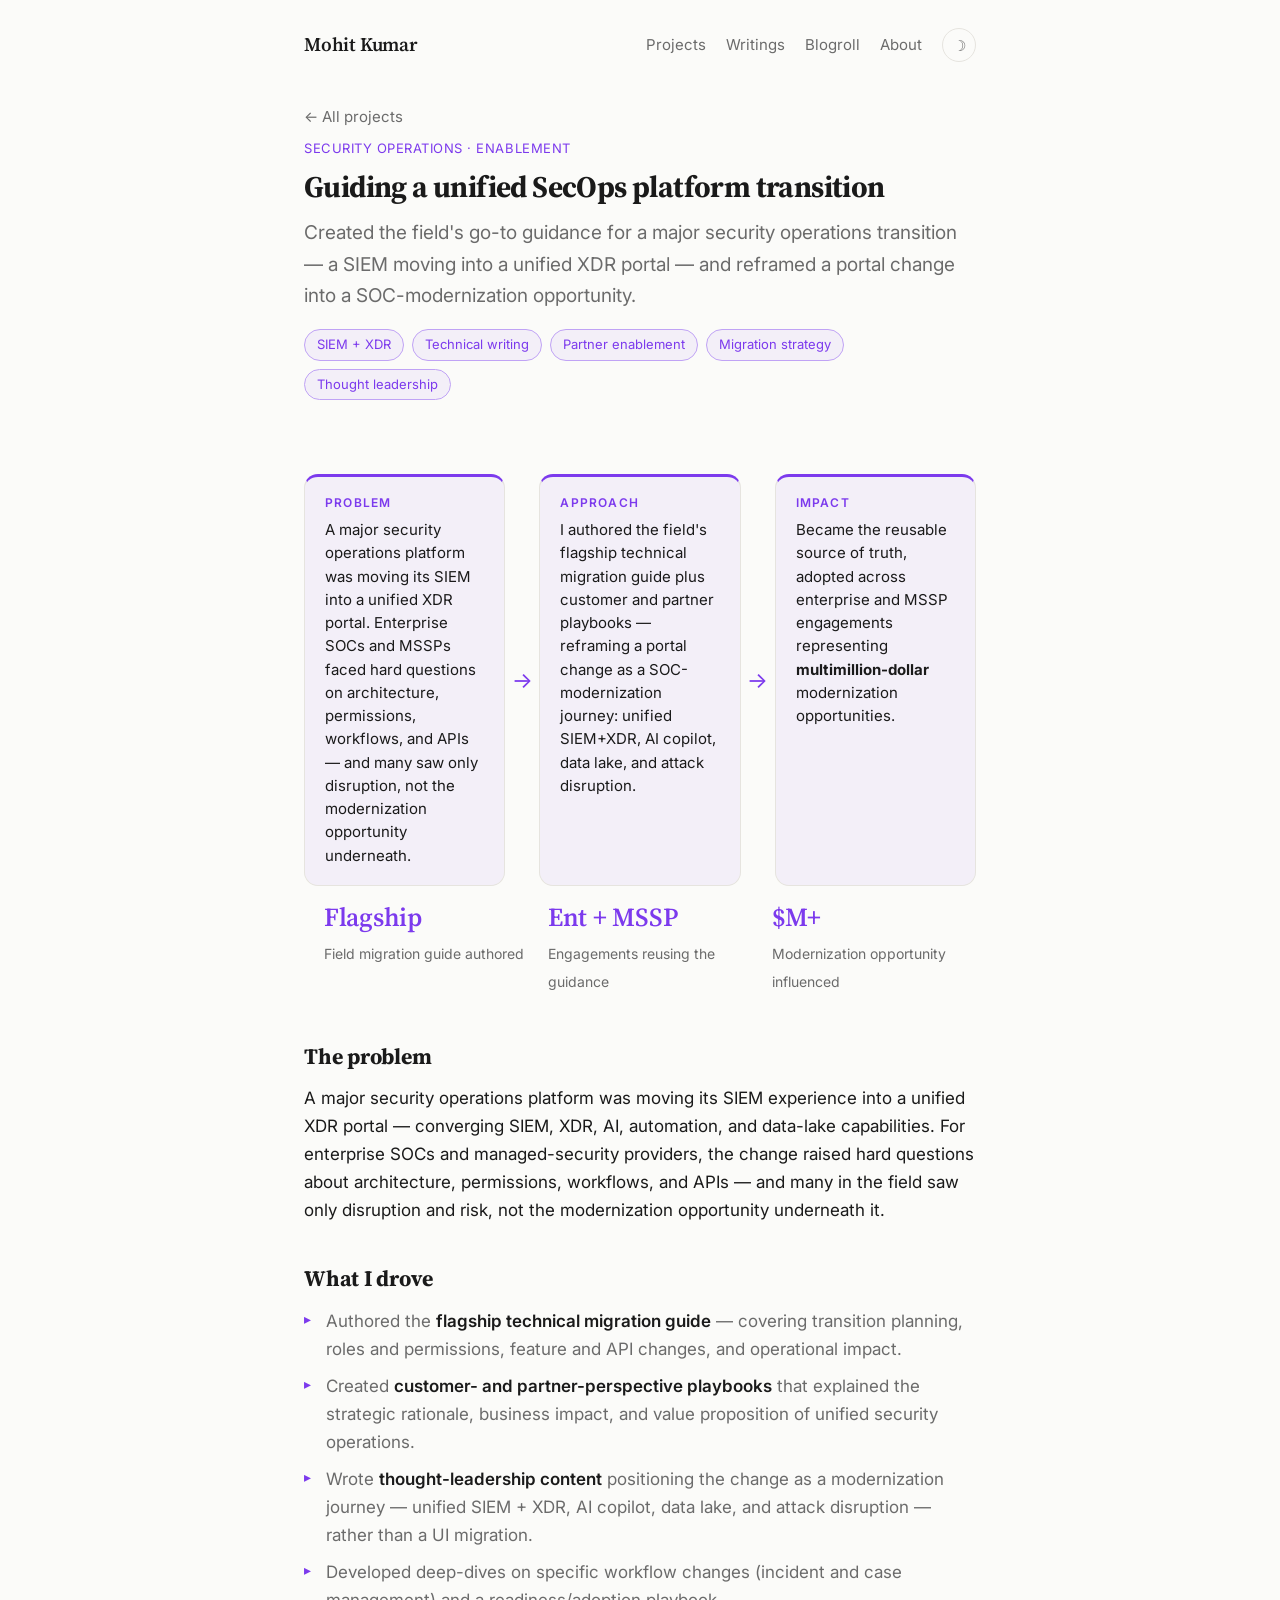
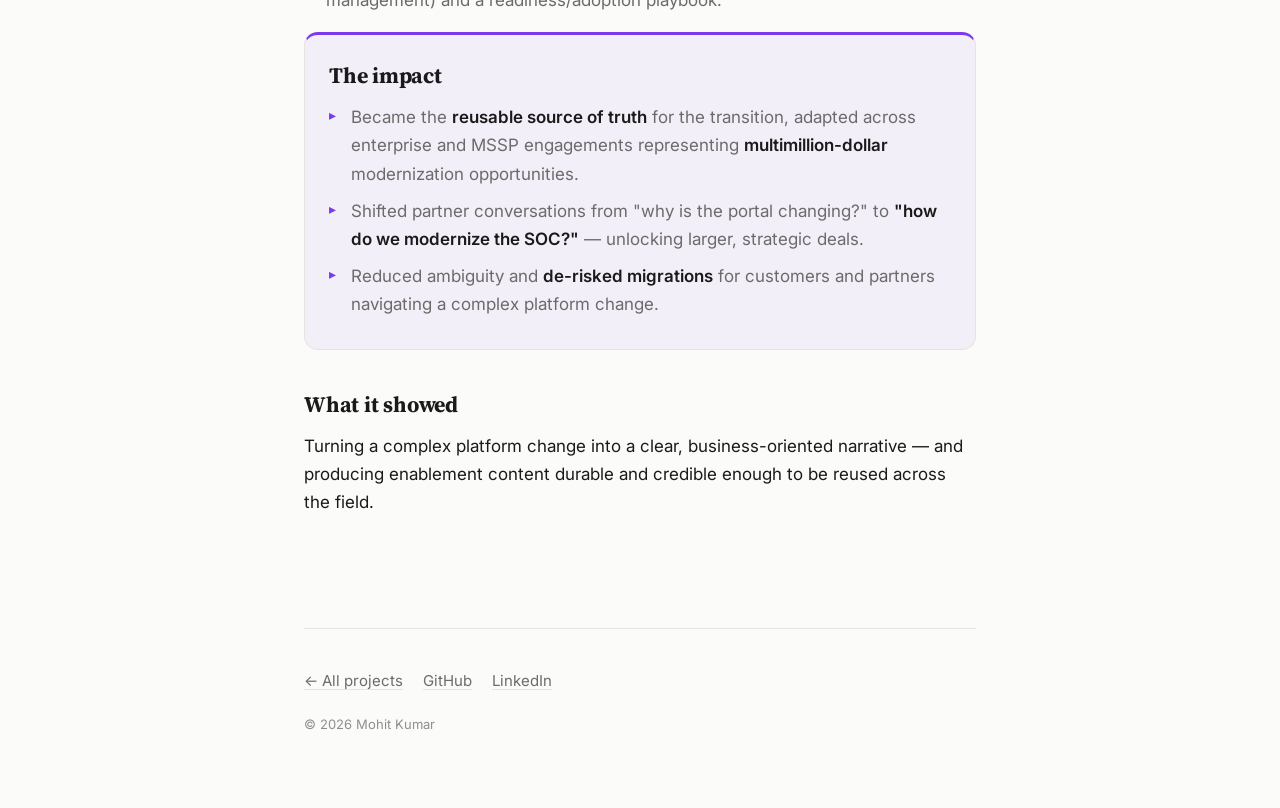
<file: projects/sentinel-secops.html>
<!DOCTYPE html>
<html lang="en" data-theme="light">
<head>
  <meta charset="UTF-8" />
  <meta name="viewport" content="width=device-width, initial-scale=1.0" />
  <link rel="preconnect" href="https://fonts.googleapis.com" />
  <link rel="preconnect" href="https://fonts.gstatic.com" crossorigin />
  <link rel="stylesheet" href="https://fonts.googleapis.com/css2?family=Inter:wght@400;500;600&family=Source+Serif+4:opsz,wght@8..60,400;8..60,600&display=swap" />
  <title>Guiding a unified SecOps transition — Mohit Kumar</title>
  <meta name="description" content="Authoring the field's flagship migration guidance for a SIEM-to-unified-XDR platform transition." />
  <link rel="icon" href="../assets/img/favicon.svg" type="image/svg+xml" />
  <link rel="stylesheet" href="../css/styles.css" />
</head>
<body>
  <div class="wrap accent-scope p-violet">
    <nav class="site-nav">
      <a href="../index.html" class="brand">Mohit Kumar</a>
      <div class="nav-links">
        <a href="../index.html#projects">Projects</a>
        <a href="../writings/index.html">Writings</a>
        <a href="../blogroll.html">Blogroll</a>
        <a href="../about.html">About</a>
        <button class="theme-toggle" aria-label="Toggle theme">&#9789;</button>
      </div>
    </nav>

    <header class="page-head">
      <a class="back" href="../index.html#projects">&larr; All projects</a>
      <div class="proj-meta">Security Operations · Enablement</div>
      <h1>Guiding a unified SecOps platform transition</h1>
      <p class="summary">Created the field's go-to guidance for a major security operations transition — a SIEM moving into a unified XDR portal — and reframed a portal change into a SOC-modernization opportunity.</p>
      <ul class="tags">
        <li>SIEM + XDR</li><li>Technical writing</li><li>Partner enablement</li><li>Migration strategy</li><li>Thought leadership</li>
      </ul>
    </header>

    <section class="prose">
      <div class="flow">
        <div class="flow-step">
          <span class="flow-label">Problem</span>
          <p>A major security operations platform was moving its SIEM into a unified XDR portal. Enterprise SOCs and MSSPs faced hard questions on architecture, permissions, workflows, and APIs — and many saw only disruption, not the modernization opportunity underneath.</p>
        </div>
        <div class="flow-arrow" aria-hidden="true">&rarr;</div>
        <div class="flow-step">
          <span class="flow-label">Approach</span>
          <p>I authored the field's flagship technical migration guide plus customer and partner playbooks — reframing a portal change as a SOC-modernization journey: unified SIEM+XDR, AI copilot, data lake, and attack disruption.</p>
        </div>
        <div class="flow-arrow" aria-hidden="true">&rarr;</div>
        <div class="flow-step">
          <span class="flow-label">Impact</span>
          <p>Became the reusable source of truth, adopted across enterprise and MSSP engagements representing <strong>multimillion-dollar</strong> modernization opportunities.</p>
        </div>
      </div>

      <ul class="stats">
        <li><span class="n">Flagship</span><span class="l">Field migration guide authored</span></li>
        <li><span class="n">Ent + MSSP</span><span class="l">Engagements reusing the guidance</span></li>
        <li><span class="n">$M+</span><span class="l">Modernization opportunity influenced</span></li>
      </ul>

      <h2>The problem</h2>
      <p>A major security operations platform was moving its SIEM experience into a unified XDR portal — converging SIEM, XDR, AI, automation, and data-lake capabilities. For enterprise SOCs and managed-security providers, the change raised hard questions about architecture, permissions, workflows, and APIs — and many in the field saw only disruption and risk, not the modernization opportunity underneath it.</p>

      <h2>What I drove</h2>
      <ul class="pointers">
        <li>Authored the <strong>flagship technical migration guide</strong> — covering transition planning, roles and permissions, feature and API changes, and operational impact.</li>
        <li>Created <strong>customer- and partner-perspective playbooks</strong> that explained the strategic rationale, business impact, and value proposition of unified security operations.</li>
        <li>Wrote <strong>thought-leadership content</strong> positioning the change as a modernization journey — unified SIEM + XDR, AI copilot, data lake, and attack disruption — rather than a UI migration.</li>
        <li>Developed deep-dives on specific workflow changes (incident and case management) and a readiness/adoption playbook.</li>
      </ul>

      <div class="frame">
      <h2>The impact</h2>
      <ul class="pointers">
        <li>Became the <strong>reusable source of truth</strong> for the transition, adapted across enterprise and MSSP engagements representing <strong>multimillion-dollar</strong> modernization opportunities.</li>
        <li>Shifted partner conversations from "why is the portal changing?" to <strong>"how do we modernize the SOC?"</strong> — unlocking larger, strategic deals.</li>
        <li>Reduced ambiguity and <strong>de-risked migrations</strong> for customers and partners navigating a complex platform change.</li>
      </ul>
      </div>

      <h2>What it showed</h2>
      <p>Turning a complex platform change into a clear, business-oriented narrative — and producing enablement content durable and credible enough to be reused across the field.</p>
    </section>

    <footer class="site-footer">
      <div class="links">
        <a class="u" href="../index.html#projects">&larr; All projects</a>
        <a class="u" href="https://github.com/kumarM6" target="_blank" rel="noopener">GitHub</a>
        <a class="u" href="https://www.linkedin.com/in/mohit1513/" target="_blank" rel="noopener">LinkedIn</a>
      </div>
      <p class="copy">&copy; <span id="year">2026</span> Mohit Kumar</p>
    </footer>
  </div>
  <script src="../js/main.js"></script>
  <script>document.getElementById('year').textContent=new Date().getFullYear();</script>
</body>
</html>
</file>
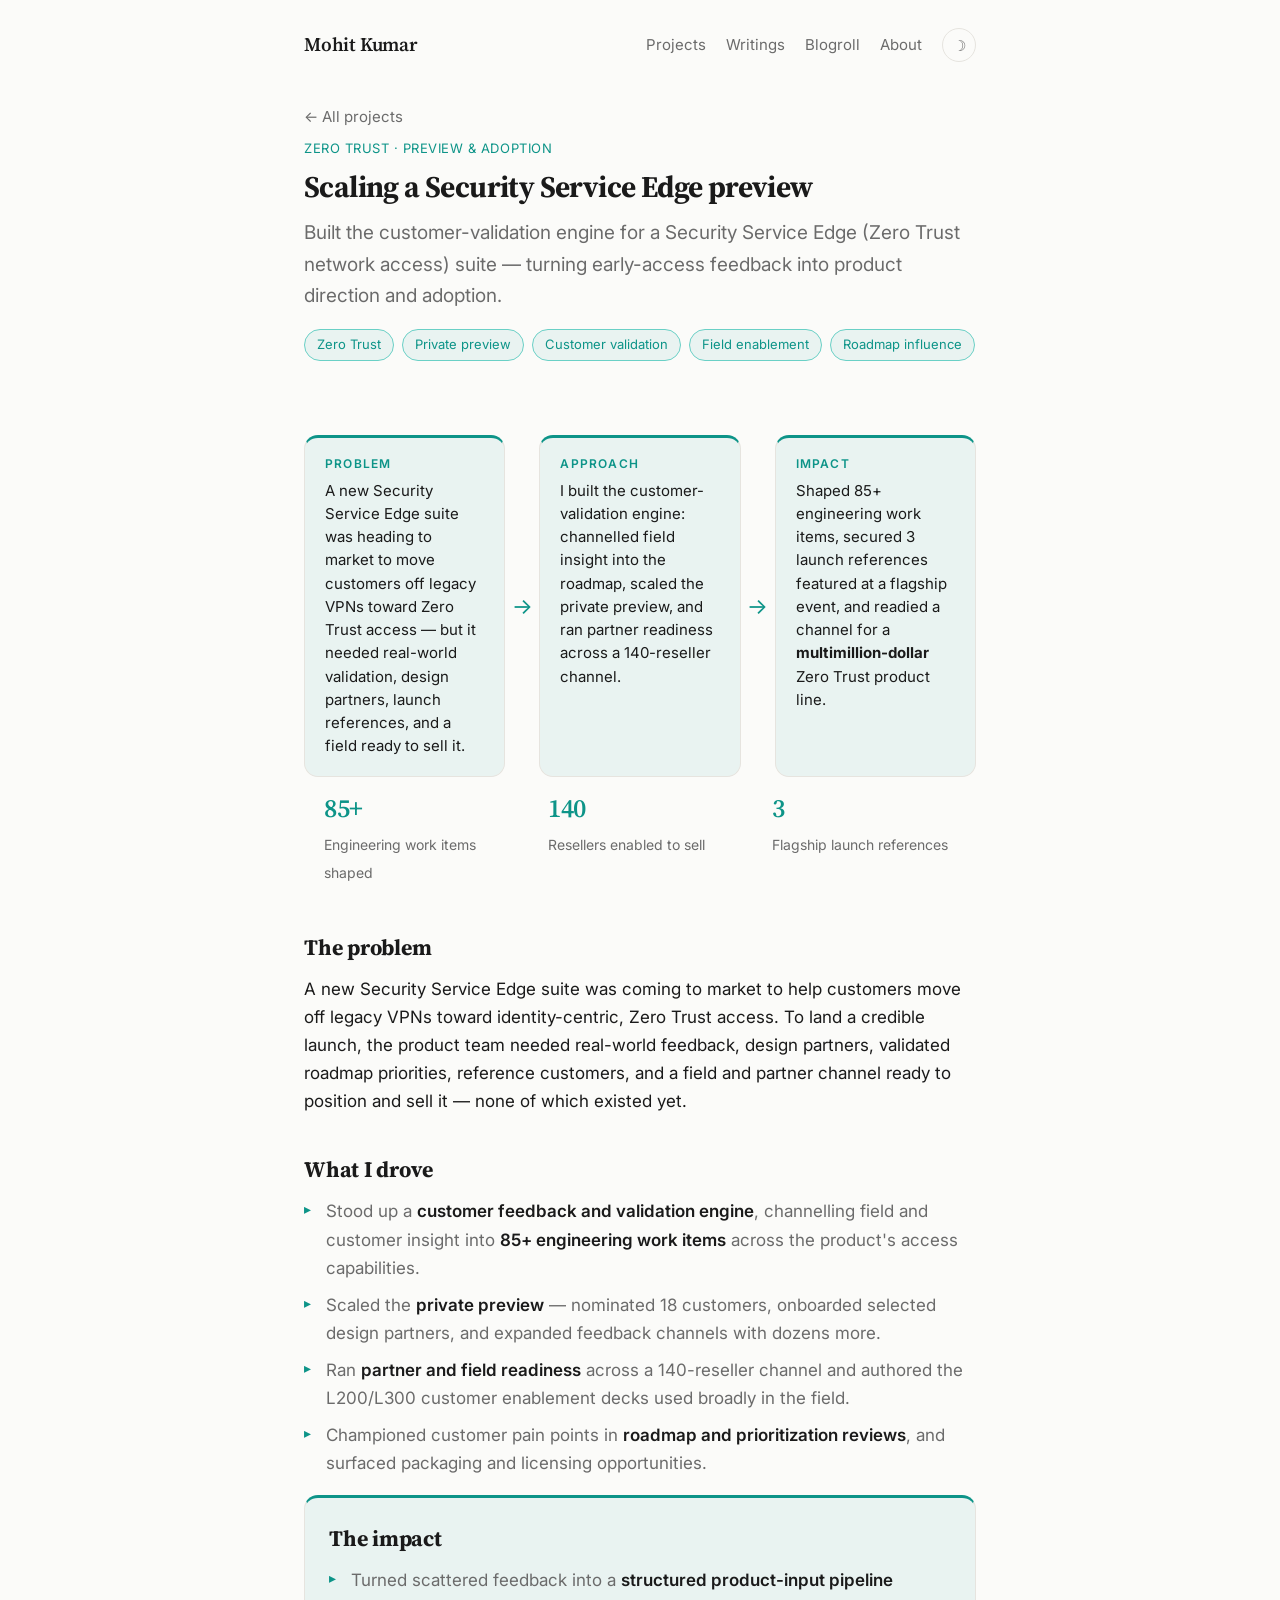
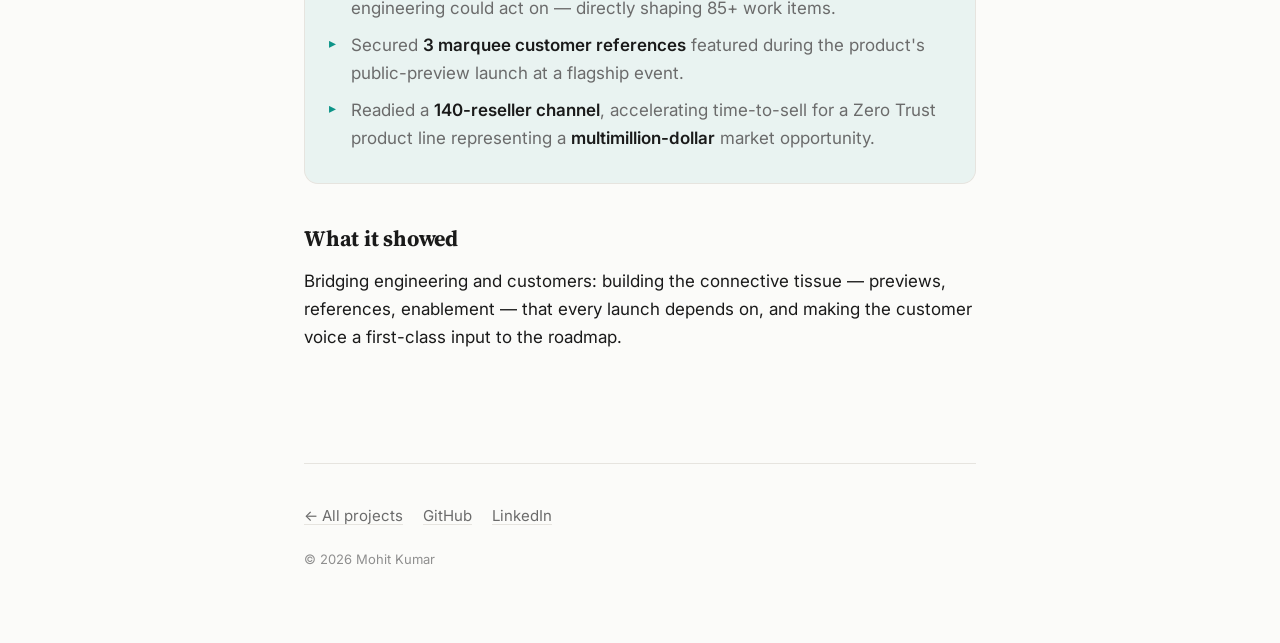
<file: projects/sse.html>
<!DOCTYPE html>
<html lang="en" data-theme="light">
<head>
  <meta charset="UTF-8" />
  <meta name="viewport" content="width=device-width, initial-scale=1.0" />
  <link rel="preconnect" href="https://fonts.googleapis.com" />
  <link rel="preconnect" href="https://fonts.gstatic.com" crossorigin />
  <link rel="stylesheet" href="https://fonts.googleapis.com/css2?family=Inter:wght@400;500;600&family=Source+Serif+4:opsz,wght@8..60,400;8..60,600&display=swap" />
  <title>Scaling a Security Service Edge preview — Mohit Kumar</title>
  <meta name="description" content="Building the customer-validation engine for a Zero Trust network access suite." />
  <link rel="icon" href="../assets/img/favicon.svg" type="image/svg+xml" />
  <link rel="stylesheet" href="../css/styles.css" />
</head>
<body>
  <div class="wrap accent-scope p-teal">
    <nav class="site-nav">
      <a href="../index.html" class="brand">Mohit Kumar</a>
      <div class="nav-links">
        <a href="../index.html#projects">Projects</a>
        <a href="../writings/index.html">Writings</a>
        <a href="../blogroll.html">Blogroll</a>
        <a href="../about.html">About</a>
        <button class="theme-toggle" aria-label="Toggle theme">&#9789;</button>
      </div>
    </nav>

    <header class="page-head">
      <a class="back" href="../index.html#projects">&larr; All projects</a>
      <div class="proj-meta">Zero Trust · Preview &amp; Adoption</div>
      <h1>Scaling a Security Service Edge preview</h1>
      <p class="summary">Built the customer-validation engine for a Security Service Edge (Zero Trust network access) suite — turning early-access feedback into product direction and adoption.</p>
      <ul class="tags">
        <li>Zero Trust</li><li>Private preview</li><li>Customer validation</li><li>Field enablement</li><li>Roadmap influence</li>
      </ul>
    </header>

    <section class="prose">
      <div class="flow">
        <div class="flow-step">
          <span class="flow-label">Problem</span>
          <p>A new Security Service Edge suite was heading to market to move customers off legacy VPNs toward Zero Trust access — but it needed real-world validation, design partners, launch references, and a field ready to sell it.</p>
        </div>
        <div class="flow-arrow" aria-hidden="true">&rarr;</div>
        <div class="flow-step">
          <span class="flow-label">Approach</span>
          <p>I built the customer-validation engine: channelled field insight into the roadmap, scaled the private preview, and ran partner readiness across a 140-reseller channel.</p>
        </div>
        <div class="flow-arrow" aria-hidden="true">&rarr;</div>
        <div class="flow-step">
          <span class="flow-label">Impact</span>
          <p>Shaped 85+ engineering work items, secured 3 launch references featured at a flagship event, and readied a channel for a <strong>multimillion-dollar</strong> Zero Trust product line.</p>
        </div>
      </div>

      <ul class="stats">
        <li><span class="n">85+</span><span class="l">Engineering work items shaped</span></li>
        <li><span class="n">140</span><span class="l">Resellers enabled to sell</span></li>
        <li><span class="n">3</span><span class="l">Flagship launch references</span></li>
      </ul>

      <h2>The problem</h2>
      <p>A new Security Service Edge suite was coming to market to help customers move off legacy VPNs toward identity-centric, Zero Trust access. To land a credible launch, the product team needed real-world feedback, design partners, validated roadmap priorities, reference customers, and a field and partner channel ready to position and sell it — none of which existed yet.</p>

      <h2>What I drove</h2>
      <ul class="pointers">
        <li>Stood up a <strong>customer feedback and validation engine</strong>, channelling field and customer insight into <strong>85+ engineering work items</strong> across the product's access capabilities.</li>
        <li>Scaled the <strong>private preview</strong> — nominated 18 customers, onboarded selected design partners, and expanded feedback channels with dozens more.</li>
        <li>Ran <strong>partner and field readiness</strong> across a 140-reseller channel and authored the L200/L300 customer enablement decks used broadly in the field.</li>
        <li>Championed customer pain points in <strong>roadmap and prioritization reviews</strong>, and surfaced packaging and licensing opportunities.</li>
      </ul>

      <div class="frame">
      <h2>The impact</h2>
      <ul class="pointers">
        <li>Turned scattered feedback into a <strong>structured product-input pipeline</strong> engineering could act on — directly shaping 85+ work items.</li>
        <li>Secured <strong>3 marquee customer references</strong> featured during the product's public-preview launch at a flagship event.</li>
        <li>Readied a <strong>140-reseller channel</strong>, accelerating time-to-sell for a Zero Trust product line representing a <strong>multimillion-dollar</strong> market opportunity.</li>
      </ul>
      </div>

      <h2>What it showed</h2>
      <p>Bridging engineering and customers: building the connective tissue — previews, references, enablement — that every launch depends on, and making the customer voice a first-class input to the roadmap.</p>
    </section>

    <footer class="site-footer">
      <div class="links">
        <a class="u" href="../index.html#projects">&larr; All projects</a>
        <a class="u" href="https://github.com/kumarM6" target="_blank" rel="noopener">GitHub</a>
        <a class="u" href="https://www.linkedin.com/in/mohit1513/" target="_blank" rel="noopener">LinkedIn</a>
      </div>
      <p class="copy">&copy; <span id="year">2026</span> Mohit Kumar</p>
    </footer>
  </div>
  <script src="../js/main.js"></script>
  <script>document.getElementById('year').textContent=new Date().getFullYear();</script>
</body>
</html>
</file>
<file: css/styles.css>
/* ===== Mohit Kumar — portfolio ===== */
:root {
  --bg: #fbfbf9;
  --fg: #1a1a1a;
  --muted: #6b6b6b;
  --faint: #8f8f8f;
  --line: #e6e4df;
  --accent: #1a1a1a;
  --card: #ffffff;
  --tag-bg: #f0efeb;
  --max: 720px;
  --serif: "Source Serif 4", Georgia, "Times New Roman", serif;
  --sans: "Inter", -apple-system, BlinkMacSystemFont, "Segoe UI", Roboto, Helvetica, Arial, sans-serif;
}
:root[data-theme="dark"] {
  --bg: #121211;
  --fg: #ececea;
  --muted: #a3a3a0;
  --faint: #7d7d7a;
  --line: #2b2b29;
  --accent: #ececea;
  --card: #1a1a19;
  --tag-bg: #232322;
}

* { box-sizing: border-box; }
html { scroll-behavior: smooth; }
body {
  margin: 0;
  background: var(--bg);
  color: var(--fg);
  font-family: var(--sans);
  font-size: 17px;
  line-height: 1.65;
  -webkit-font-smoothing: antialiased;
  -moz-osx-font-smoothing: grayscale;
  font-optical-sizing: auto;
  text-rendering: optimizeLegibility;
  transition: background .3s ease, color .3s ease;
}

.wrap { max-width: var(--max); margin: 0 auto; padding: 0 24px; }

/* ---- top nav ---- */
.site-nav {
  display: flex; align-items: center; justify-content: space-between;
  padding: 28px 0 0; gap: 16px;
}
.site-nav a.brand { font-family: var(--serif); font-size: 19px; font-weight: 600; letter-spacing: -.01em; }
.nav-links { display: flex; gap: 20px; align-items: center; flex-wrap: wrap; }
.nav-links a { color: var(--muted); font-size: 15px; }
.nav-links a:hover { color: var(--fg); }
a { color: var(--fg); text-decoration: none; }
a.u, .prose a { text-decoration: underline; text-underline-offset: 3px; text-decoration-color: var(--line); }
a.u:hover, .prose a:hover { text-decoration-color: var(--fg); }

.theme-toggle {
  background: none; border: 1px solid var(--line); color: var(--muted);
  width: 34px; height: 34px; border-radius: 50%; cursor: pointer;
  font-size: 15px; line-height: 1; display: inline-flex; align-items: center; justify-content: center;
  transition: border-color .2s, color .2s;
}
.theme-toggle:hover { border-color: var(--fg); color: var(--fg); }

/* ---- hero ---- */
.hero { padding: 64px 0 8px; }
.hero h1 { font-family: var(--serif); font-size: 34px; line-height: 1.2; margin: 0 0 4px; letter-spacing: -.02em; }
.hero .role { color: var(--muted); font-size: 17px; margin: 0 0 24px; }
.hero .lede { font-size: 19px; line-height: 1.6; margin: 0; }
.hero .lede strong { font-weight: 600; }

/* ---- sections ---- */
section { padding: 40px 0; border-top: 1px solid var(--line); margin-top: 40px; }
section:first-of-type { border-top: none; margin-top: 0; }
.eyebrow { font-size: 13px; letter-spacing: .12em; text-transform: uppercase; color: var(--faint); margin: 0 0 24px; }

/* ---- project list ---- */
.projects { list-style: none; margin: 0; padding: 0; }
.projects li { padding: 22px 0; border-bottom: 1px solid var(--line); }
.projects li:last-child { border-bottom: none; }
.proj-link { display: block; }
.proj-meta { font-size: 13px; color: var(--faint); letter-spacing: .04em; text-transform: uppercase; margin-bottom: 6px; }
.proj-title { font-family: var(--serif); font-size: 21px; font-weight: 600; letter-spacing: -.01em; margin: 0 0 6px; }
.proj-title .arrow { color: var(--faint); transition: transform .2s, color .2s; display: inline-block; }
.proj-link:hover .proj-title { text-decoration: underline; text-underline-offset: 4px; }
.proj-link:hover .arrow { transform: translateX(4px); color: var(--fg); }
.proj-desc { color: var(--muted); font-size: 16px; margin: 0; }
.proj-desc strong { color: var(--fg); font-weight: 600; }

/* ---- teaser lists (writings / blogroll) ---- */
.teasers { list-style: none; margin: 0; padding: 0; }
.teasers li { padding: 12px 0; border-bottom: 1px solid var(--line); display: flex; justify-content: space-between; gap: 16px; }
.teasers li:last-child { border-bottom: none; }
.teasers .t-title { color: var(--fg); }
.teasers .t-title:hover { text-decoration: underline; text-underline-offset: 3px; }
.teasers .t-meta { color: var(--faint); font-size: 14px; white-space: nowrap; }
.section-more { margin-top: 18px; font-size: 15px; color: var(--muted); }
.section-more a:hover { color: var(--fg); }

/* ---- prose (detail pages) ---- */
.prose h2 { font-family: var(--serif); font-size: 22px; margin: 36px 0 10px; letter-spacing: -.01em; }
.prose h3 { font-size: 16px; letter-spacing: .04em; text-transform: uppercase; color: var(--faint); margin: 28px 0 8px; }
.prose p { margin: 0 0 16px; }
.prose ul { margin: 0 0 16px; padding-left: 20px; }
.prose li { margin-bottom: 7px; }
.back { display: inline-block; margin-bottom: 8px; color: var(--muted); font-size: 15px; }
.back:hover { color: var(--fg); }
.page-head { padding: 40px 0 8px; }
.page-head .proj-meta { margin-bottom: 10px; }
.page-head h1 { font-family: var(--serif); font-size: 30px; line-height: 1.2; margin: 0 0 12px; letter-spacing: -.02em; }
.page-head .summary { font-size: 19px; color: var(--muted); margin: 0; }

/* ---- tags / chips ---- */
.tags { display: flex; flex-wrap: wrap; gap: 8px; margin: 18px 0 0; padding: 0; list-style: none; }
.tags li { font-size: 13px; color: var(--muted); background: var(--tag-bg); border-radius: 100px; padding: 4px 12px; text-transform: none; letter-spacing: 0; }

/* ---- outcome highlights ---- */
.stats { display: grid; grid-template-columns: repeat(3, 1fr); gap: 20px; margin: 8px 0 0; padding: 0; list-style: none; }
.stats li { padding: 0; border: none; }
.stats .n { font-family: var(--serif); font-size: 26px; font-weight: 600; display: block; letter-spacing: -.01em; }
.stats .l { font-size: 14px; color: var(--muted); }

/* ---- footer ---- */
.site-footer { border-top: 1px solid var(--line); margin-top: 56px; padding: 40px 0 60px; }
.site-footer .q { font-family: var(--serif); font-style: italic; font-size: 19px; color: var(--muted); margin: 0 0 24px; }
.site-footer .links { display: flex; gap: 20px; flex-wrap: wrap; }
.site-footer .links a { color: var(--muted); font-size: 15px; }
.site-footer .links a:hover { color: var(--fg); }
.site-footer .copy { color: var(--faint); font-size: 13px; margin-top: 20px; }

/* =========================================================
   v3 — accent colors, framed cards, pointers, SVG diagrams
   ========================================================= */

/* per-project accent (light defaults). --accent-c drives borders,
   markers, badges; --accent-tint is a translucent wash that works
   on both light and dark backgrounds. */
.p-blue   { --accent-c: #2563eb; --accent-soft: #93b4f7; --accent-tint: rgba(37,99,235,.06); }
.p-teal   { --accent-c: #0d9488; --accent-soft: #6ad0c6; --accent-tint: rgba(13,148,136,.07); }
.p-violet { --accent-c: #7c3aed; --accent-soft: #c0a3f5; --accent-tint: rgba(124,58,237,.06); }
.p-amber  { --accent-c: #d97706; --accent-soft: #f2c17a; --accent-tint: rgba(217,119,6,.07); }
.p-green  { --accent-c: #059669; --accent-soft: #6ed3ac; --accent-tint: rgba(5,150,105,.07); }
.p-rose   { --accent-c: #e11d48; --accent-soft: #f4909f; --accent-tint: rgba(225,29,72,.06); }

/* brighter accents for dark mode (better contrast on dark bg) */
:root[data-theme="dark"] .p-blue   { --accent-c: #60a5fa; --accent-tint: rgba(96,165,250,.10); }
:root[data-theme="dark"] .p-teal   { --accent-c: #2dd4bf; --accent-tint: rgba(45,212,191,.10); }
:root[data-theme="dark"] .p-violet { --accent-c: #a78bfa; --accent-tint: rgba(167,139,250,.10); }
:root[data-theme="dark"] .p-amber  { --accent-c: #fbbf24; --accent-tint: rgba(251,191,36,.10); }
:root[data-theme="dark"] .p-green  { --accent-c: #34d399; --accent-tint: rgba(52,211,153,.10); }
:root[data-theme="dark"] .p-rose   { --accent-c: #fb7185; --accent-tint: rgba(251,113,133,.10); }

/* ---- framed project cards (home) ---- */
.cards { list-style: none; margin: 0; padding: 0; display: grid; gap: 18px; }
.card {
  position: relative;
  border: 1px solid var(--line);
  border-left: 3px solid var(--accent-c, var(--line));
  border-radius: 14px;
  background: var(--accent-tint, var(--card));
  padding: 20px 22px;
  transition: border-color .2s ease, transform .2s ease, box-shadow .2s ease;
}
.card:hover { transform: translateY(-2px); box-shadow: 0 8px 26px rgba(0,0,0,.06); border-color: var(--accent-soft, var(--fg)); }
:root[data-theme="dark"] .card:hover { box-shadow: 0 8px 26px rgba(0,0,0,.35); }
.card a.card-link { display: block; color: inherit; }
.card-top { display: flex; align-items: center; gap: 10px; margin-bottom: 10px; flex-wrap: wrap; }
.badge {
  font-size: 11px; letter-spacing: .10em; text-transform: uppercase;
  color: var(--accent-c); background: var(--accent-tint);
  border: 1px solid var(--accent-c); border-radius: 100px;
  padding: 2px 10px; font-weight: 600;
}
.card-meta { font-size: 12px; color: var(--faint); letter-spacing: .04em; text-transform: uppercase; }
.card h3.card-title {
  font-family: var(--serif); font-size: 20px; font-weight: 600;
  letter-spacing: -.01em; margin: 0 0 12px; color: var(--fg);
}
.card h3.card-title .arrow { color: var(--accent-c); transition: transform .2s; display: inline-block; }
.card a.card-link:hover .card-title { text-decoration: underline; text-underline-offset: 4px; text-decoration-color: var(--accent-soft); }
.card a.card-link:hover .arrow { transform: translateX(4px); }

/* ---- pointer lists (colored ▸ markers) ---- */
ul.pointers { list-style: none; margin: 0; padding: 0; }
ul.pointers li { position: relative; padding-left: 22px; margin-bottom: 9px; color: var(--muted); }
ul.pointers li::before {
  content: "\25B8"; /* ▸ */
  position: absolute; left: 0; top: 0;
  color: var(--accent-c, var(--faint)); font-size: 14px; line-height: 1.65;
}
ul.pointers li strong { color: var(--fg); font-weight: 600; }
.card ul.pointers li { font-size: 15px; }

/* ---- framed section blocks (detail pages) ---- */
.frame {
  border: 1px solid var(--line);
  border-top: 3px solid var(--accent-c, var(--line));
  border-radius: 14px;
  background: var(--accent-tint, transparent);
  padding: 22px 24px;
  margin: 18px 0;
}
.frame h2 { margin-top: 0; }
.frame h2 .dot { color: var(--accent-c); }

/* accent-tinted headings + tags on detail pages (headings stay clean, no bullet) */
.accent-scope .prose h2 { color: var(--fg); }
.accent-scope .tags li { color: var(--accent-c); background: var(--accent-tint); border: 1px solid var(--accent-soft); }
.accent-scope .stats .n { color: var(--accent-c); }
.accent-scope .back:hover { color: var(--accent-c); }
.accent-scope .page-head .proj-meta { color: var(--accent-c); }

/* ---- Problem -> Approach -> Impact flow (readable, framed) ---- */
.flow { display: flex; align-items: stretch; gap: 0; margin: 26px 0 10px; }
.flow-step {
  flex: 1 1 0;
  border: 1px solid var(--line);
  border-top: 3px solid var(--accent-c, var(--line));
  border-radius: 14px;
  background: var(--accent-tint, var(--card));
  padding: 18px 20px;
  display: flex; flex-direction: column;
}
.flow-step .flow-label {
  font: 600 12px var(--sans); letter-spacing: .10em; text-transform: uppercase;
  color: var(--accent-c); margin-bottom: 8px;
}
.flow-step p { margin: 0; font-size: 15px; line-height: 1.55; color: var(--fg); }
.flow-arrow {
  display: flex; align-items: center; justify-content: center;
  flex: 0 0 34px; color: var(--accent-c); font-size: 22px; line-height: 1;
}
@media (max-width: 640px) {
  .flow { flex-direction: column; }
  .flow-arrow { flex-basis: auto; transform: rotate(90deg); padding: 6px 0; }
}

/* ---- rainbow chips (about focus areas) ---- */
.chips-rainbow li { background: transparent; border: 1px solid; }
.chips-rainbow li:nth-child(6n+1){ color:#2563eb; border-color:#93b4f7; }
.chips-rainbow li:nth-child(6n+2){ color:#0d9488; border-color:#6ad0c6; }
.chips-rainbow li:nth-child(6n+3){ color:#7c3aed; border-color:#c0a3f5; }
.chips-rainbow li:nth-child(6n+4){ color:#d97706; border-color:#f2c17a; }
.chips-rainbow li:nth-child(6n+5){ color:#059669; border-color:#6ed3ac; }
.chips-rainbow li:nth-child(6n+6){ color:#e11d48; border-color:#f4909f; }
:root[data-theme="dark"] .chips-rainbow li:nth-child(6n+1){ color:#60a5fa; }
:root[data-theme="dark"] .chips-rainbow li:nth-child(6n+2){ color:#2dd4bf; }
:root[data-theme="dark"] .chips-rainbow li:nth-child(6n+3){ color:#a78bfa; }
:root[data-theme="dark"] .chips-rainbow li:nth-child(6n+4){ color:#fbbf24; }
:root[data-theme="dark"] .chips-rainbow li:nth-child(6n+5){ color:#34d399; }
:root[data-theme="dark"] .chips-rainbow li:nth-child(6n+6){ color:#fb7185; }

/* neutral contact frame */
.frame.contact { border-top-color: var(--fg); background: transparent; }

/* ---- responsive ---- */
@media (max-width: 560px) {
  body { font-size: 16px; }
  .hero h1 { font-size: 28px; }
  .hero .lede { font-size: 17px; }
  .stats { grid-template-columns: 1fr 1fr; gap: 16px; }
  .teasers li { flex-direction: column; gap: 2px; }
  .teasers .t-meta { white-space: normal; }
  .card { padding: 18px; }
  .frame { padding: 18px; }
}
</file>
